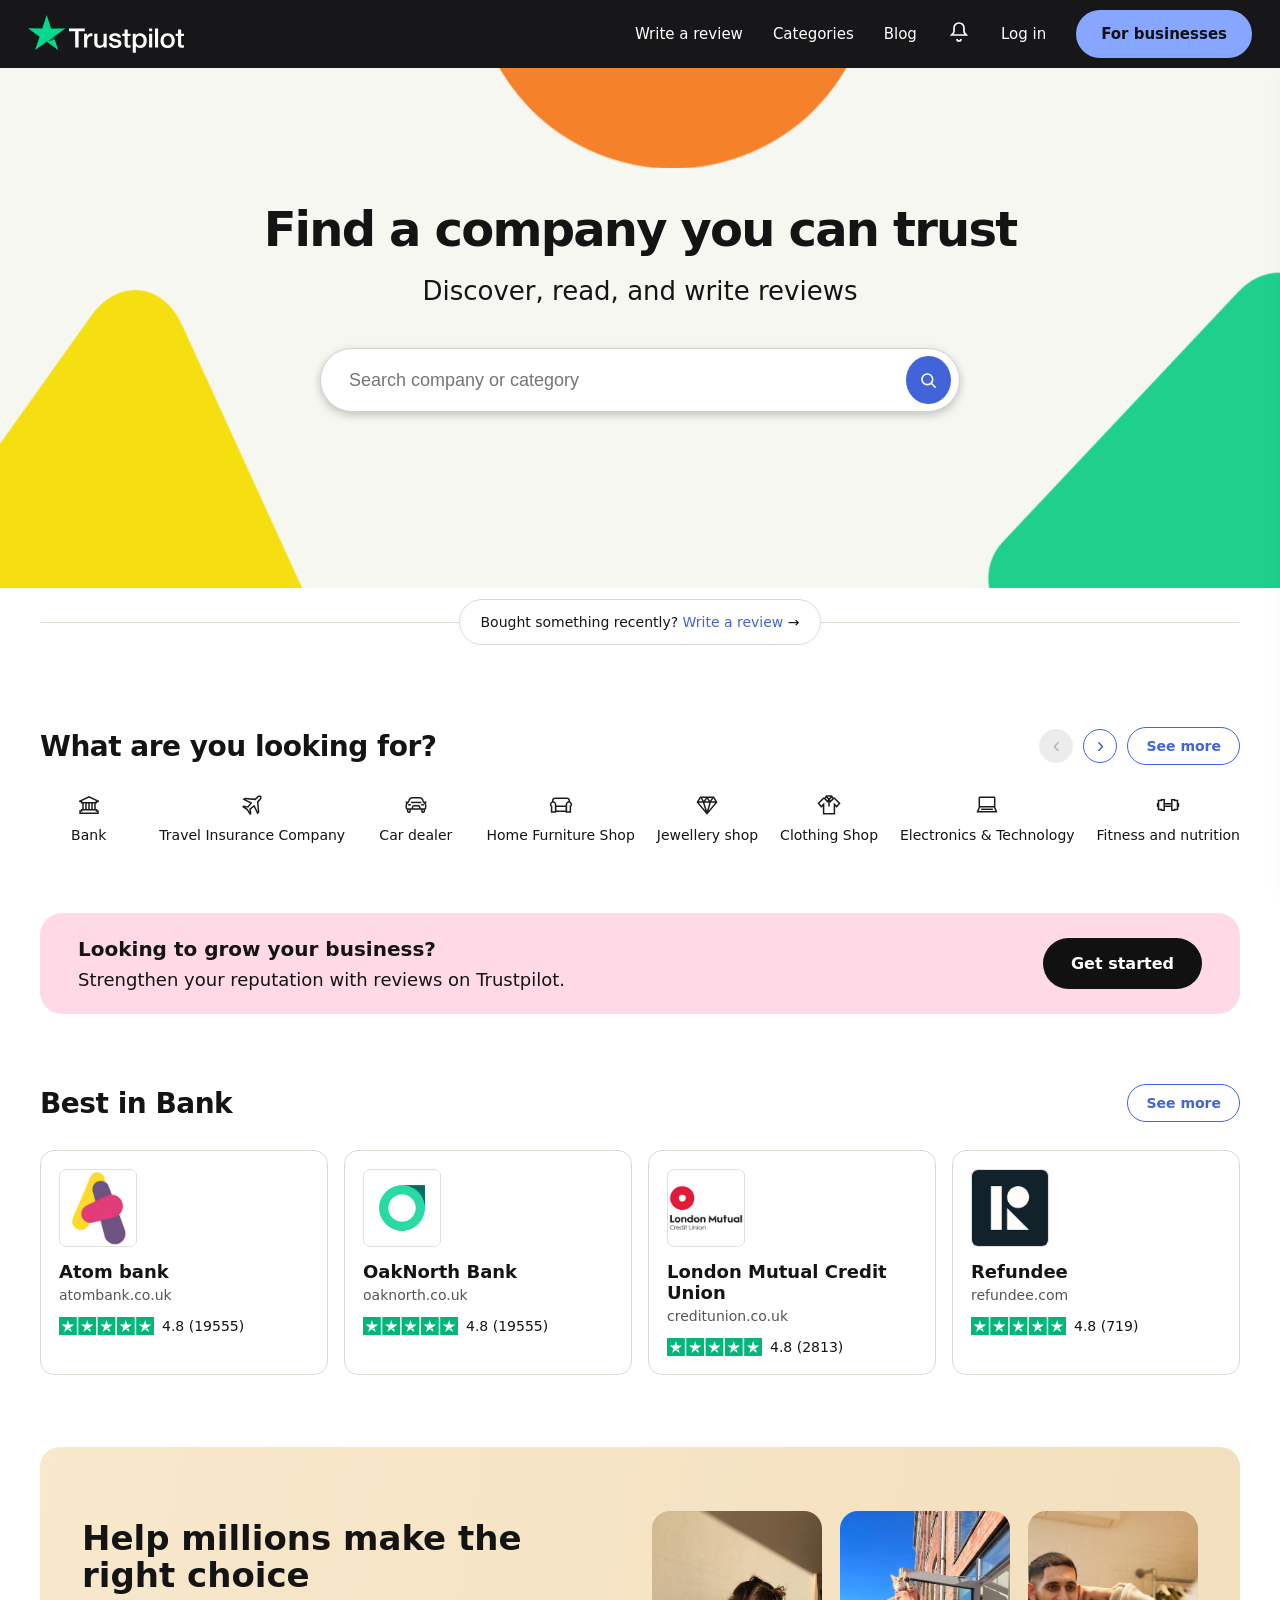
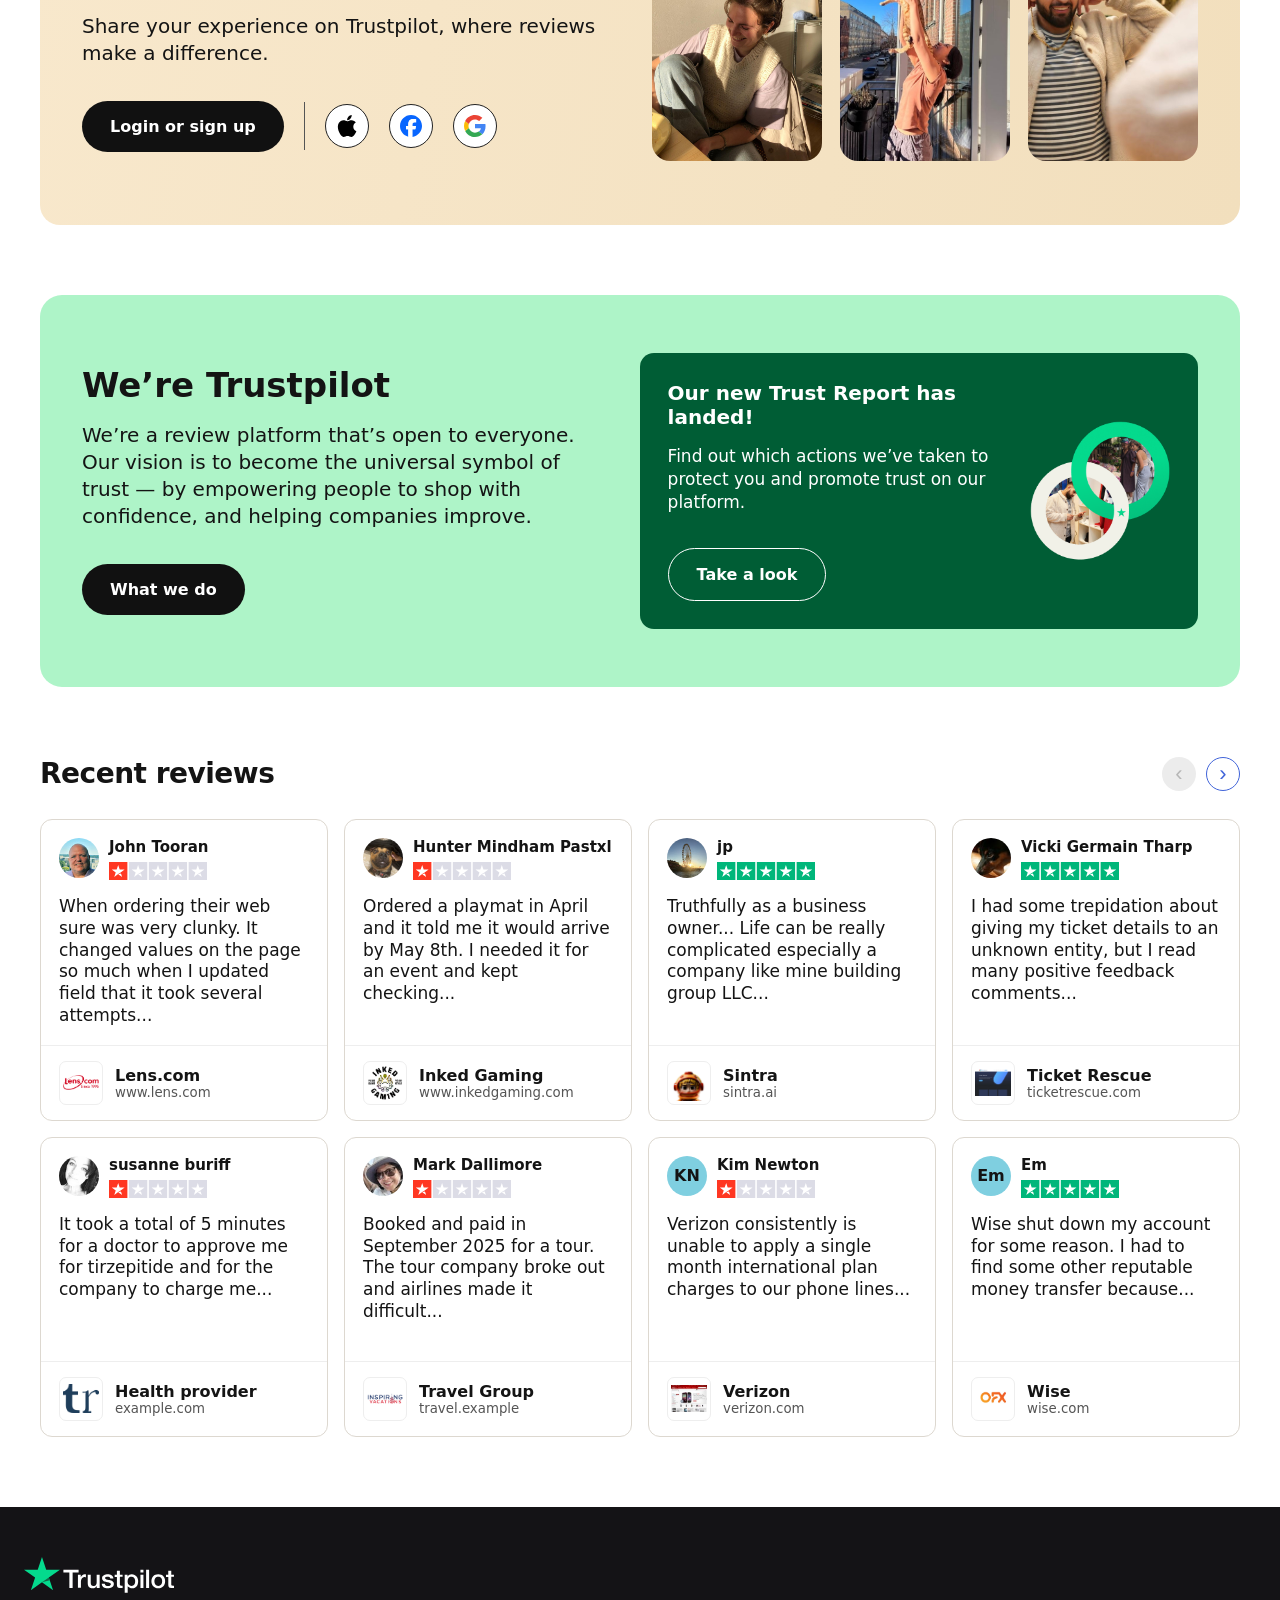
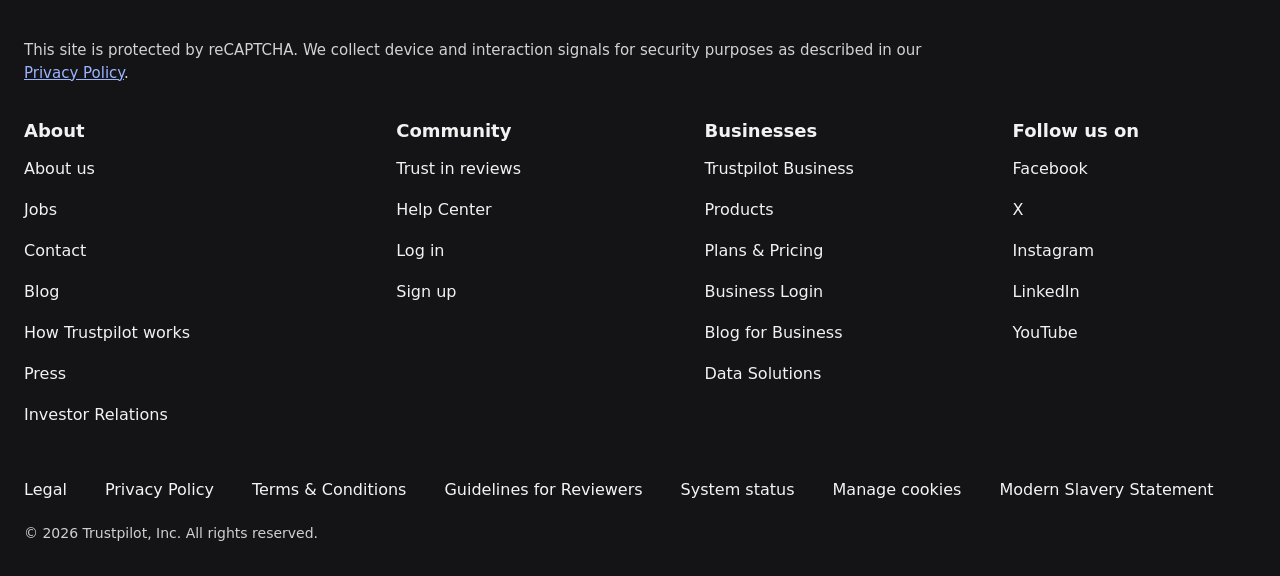
<file: index.html>
<!DOCTYPE html>

<html lang="en-GB">
<head>
<meta charset="utf-8"/>
<meta content="width=device-width, initial-scale=1" name="viewport"/>
<title>Trustpilot | Reviews you can trust</title>
<link href="home.css" rel="stylesheet"/>
</head>
<body>
<div aria-hidden="true" class="search-dim" id="searchDim"></div>
<header class="home-header" id="homeHeader">
<div class="home-nav">
<a aria-label="Trustpilot homepage" class="home-logo" href="index.html">
<img alt="Trustpilot" src="assets/logo-white.svg"/>
</a>
<div class="search-shell header-search-shell">
<label aria-label="Search companies" class="header-search">
<svg aria-hidden="true" viewbox="0 0 24 24"><circle cx="10.5" cy="10.5" r="6.75"></circle><path d="M15.5 15.5l5 5"></path></svg>
<input placeholder="Search for a company or category..." type="search"/>
</label>
<div aria-label="Suggested searches" class="search-suggestions header-suggestions" role="listbox">
<strong>Suggested searches</strong>
<a class="search-target" data-target="review/iprostore.html" href="review/iprostore.html"><svg viewbox="0 0 24 24"><circle cx="10.5" cy="10.5" r="6.75"></circle><path d="M15.5 15.5l5 5"></path></svg><span>iPro</span><small>iproultra.com</small></a>
<a class="suggestion-disabled" href="#"><svg viewbox="0 0 24 24"><circle cx="10.5" cy="10.5" r="6.75"></circle><path d="M15.5 15.5l5 5"></path></svg><span>Hotel in United Kingdom</span></a>
<a class="suggestion-disabled" href="#"><svg viewbox="0 0 24 24"><circle cx="10.5" cy="10.5" r="6.75"></circle><path d="M15.5 15.5l5 5"></path></svg><span>Roofing contractor near me</span></a>
<a class="suggestion-disabled" href="#"><svg viewbox="0 0 24 24"><circle cx="10.5" cy="10.5" r="6.75"></circle><path d="M15.5 15.5l5 5"></path></svg><span>Mortgage broker in Glasgow</span></a>
</div>
</div>
<nav aria-label="Main navigation" class="home-links">
<a href="review.html">Write a review</a>
<a href="#categories">Categories</a>
<a href="#recent">Blog</a>
<a aria-label="Notifications" class="bell" href="#"><svg viewBox="0 0 24 24"><path d="M12 3a5 5 0 0 0-5 5v3.2c0 .8-.3 1.6-.9 2.2L4.7 15h14.6l-1.4-1.6c-.6-.6-.9-1.4-.9-2.2V8a5 5 0 0 0-5-5Z"></path><path d="M10 19a2 2 0 0 0 4 0"></path></svg></a>
<a href="#">Log in</a>
<a class="business-pill" href="#business">For businesses</a>
</nav>
<div class="mobile-actions" aria-label="Mobile header actions">
  <button type="button" class="mobile-bell js-notification-trigger" aria-label="Notifications"><svg viewBox="0 0 24 24"><path d="M12 3a5 5 0 0 0-5 5v3.2c0 .8-.3 1.6-.9 2.2L4.7 15h14.6l-1.4-1.6c-.6-.6-.9-1.4-.9-2.2V8a5 5 0 0 0-5-5Z"></path><path d="M10 19a2 2 0 0 0 4 0"></path></svg></button>
  <button type="button" class="mobile-search-trigger" aria-label="Open search"><svg viewBox="0 0 24 24"><circle cx="10.5" cy="10.5" r="6.75"></circle><path d="M15.5 15.5l5 5"></path></svg></button>
  <button aria-label="Menu" class="mobile-menu" type="button"><span></span><span></span><span></span></button>
</div>
</div>
</header>
<main>
<section class="hero" id="heroSearch">
<div class="shape shape-yellow"></div>
<div class="shape shape-green"></div>
<div class="shape shape-orange"></div>
<div class="hero-inner">
<h1>Find a company you can trust</h1>
<p>Discover, read, and write reviews</p>
<div class="search-shell hero-search-shell">
<label aria-label="Search company or category" class="hero-search">
<input placeholder="Search company or category" type="search"/>
<button aria-label="Search" type="button">
<svg viewbox="0 0 24 24"><circle cx="10.5" cy="10.5" r="6.75"></circle><path d="M15.5 15.5l5 5"></path></svg>
</button>
</label>
<div aria-label="Suggested searches" class="search-suggestions hero-suggestions" role="listbox">
<strong>Suggested searches</strong>
<a class="search-target" data-target="review/iprostore.html" href="review/iprostore.html"><svg viewbox="0 0 24 24"><circle cx="10.5" cy="10.5" r="6.75"></circle><path d="M15.5 15.5l5 5"></path></svg><span>iPro</span><small>iproultra.com</small></a>
<a class="suggestion-disabled" href="#"><svg viewbox="0 0 24 24"><circle cx="10.5" cy="10.5" r="6.75"></circle><path d="M15.5 15.5l5 5"></path></svg><span>Hotel in United Kingdom</span></a>
<a class="suggestion-disabled" href="#"><svg viewbox="0 0 24 24"><circle cx="10.5" cy="10.5" r="6.75"></circle><path d="M15.5 15.5l5 5"></path></svg><span>Roofing contractor near me</span></a>
<a class="suggestion-disabled" href="#"><svg viewbox="0 0 24 24"><circle cx="10.5" cy="10.5" r="6.75"></circle><path d="M15.5 15.5l5 5"></path></svg><span>Mortgage broker in Glasgow</span></a>
</div>
</div>
</div>
</section>
<section class="quick-review">
<div class="line"></div>
<a href="review.html">Bought something recently? <span>Write a review</span> →</a>
</section>
<section class="section categories" id="categories">
<div class="section-head">
<h2>What are you looking for?</h2>
<div class="slider-actions"><button disabled="">‹</button><button>›</button><a href="#">See more</a></div>
</div>
<div class="category-row">
<a href="#"><img alt="" src="assets/categories/banks.svg"/>Bank</a>
<a href="#"><img alt="" src="assets/categories/travel_insurance.svg"/>Travel Insurance Company</a>
<a href="#"><img alt="" src="assets/categories/car_dealer.svg"/>Car dealer</a>
<a href="#"><img alt="" src="assets/categories/furniture_store.svg"/>Home Furniture Shop</a>
<a href="#"><img alt="" src="assets/categories/jewelry_store.svg"/>Jewellery shop</a>
<a href="#"><img alt="" src="assets/categories/clothing_store.svg"/>Clothing Shop</a>
<a href="#"><img alt="" src="assets/categories/electronics_technology.svg"/>Electronics &amp; Technology</a>
<a href="#"><img alt="" src="assets/categories/fitness_nutrition_center.svg"/>Fitness and nutrition</a>
</div>
</section>
<section class="business-strip" id="business">
<div>
<h3>Looking to grow your business?</h3>
<p>Strengthen your reputation with reviews on Trustpilot.</p>
</div>
<a href="#">Get started</a>
</section>
<section class="section best-section">
<div class="section-head">
<h2>Best in Bank</h2>
<a class="see-more" href="#">See more</a>
</div>
<div class="business-cards">
<article class="company-card-home">
<div class="company-mark image-mark"><img src="assets/best-bank/bank-1.avif" alt="Atom bank logo"></div>
<h3>Atom bank</h3>
<p>atombank.co.uk</p>
<div class="card-rating"><img alt="5 stars" src="assets/stars-5.svg"/> <span>4.8 (19555)</span></div>
</article>
<article class="company-card-home">
<div class="company-mark image-mark"><img src="assets/best-bank/bank-2.avif" alt="OakNorth Bank logo"></div>
<h3>OakNorth Bank</h3>
<p>oaknorth.co.uk</p>
<div class="card-rating"><img alt="5 stars" src="assets/stars-5.svg"/> <span>4.8 (19555)</span></div>
</article>
<article class="company-card-home">
<div class="company-mark image-mark"><img src="assets/best-bank/bank-3.avif" alt="London Mutual Credit Union logo"></div>
<h3>London Mutual Credit Union</h3>
<p>creditunion.co.uk</p>
<div class="card-rating"><img alt="5 stars" src="assets/stars-5.svg"/> <span>4.8 (2813)</span></div>
</article>
<article class="company-card-home">
<div class="company-mark image-mark"><img src="assets/best-bank/bank-4.avif" alt="Refundee logo"></div>
<h3>Refundee</h3>
<p>refundee.com</p>
<div class="card-rating"><img alt="5 stars" src="assets/stars-5.svg"/> <span>4.8 (719)</span></div>
</article>
</div>
</section>
<section class="choice-banner">
<div>
<h2>Help millions make the right choice</h2>
<p>Share your experience on Trustpilot, where reviews make a difference.</p>
<div class="login-row">
<a href="#">Login or sign up</a>
<span></span>
<button aria-label="Continue with Google" class="social-btn"><img alt="Google" src="assets/auth-icons/auth-1.svg"/></button>
<button aria-label="Continue with Facebook" class="social-btn"><img alt="Facebook" src="assets/auth-icons/auth-2.svg"/></button>
<button aria-label="Continue with Apple" class="social-btn"><img alt="Apple" src="assets/auth-icons/auth-3.svg"/></button>
</div>
</div>
<div aria-hidden="true" class="photo-stack">
<img alt="" src="assets/choice/choice-1.jpg"/>
<img alt="" src="assets/choice/choice-2.jpg"/>
<img alt="" src="assets/choice/choice-3.jpg"/>
</div>
</section>
<section class="trust-panel">
<div class="trust-copy">
<h2>We’re Trustpilot</h2>
<p>We’re a review platform that’s open to everyone. Our vision is to become the universal symbol of trust — by empowering people to shop with confidence, and helping companies improve.</p>
<a href="#">What we do</a>
</div>
<div class="report-card"><div class="report-card-copy"><h3>Our new Trust Report has landed!</h3><p>Find out which actions we’ve taken to protect you and promote trust on our platform.</p><a href="#">Take a look</a></div><img alt="Trust Report artwork" class="report-art" src="assets/report/trust-report-rings.png"/></div>
</section>
<section class="section recent" id="recent">
<div class="section-head">
<h2>Recent reviews</h2>
<div class="slider-actions"><button disabled="">‹</button><button>›</button></div>
</div>
<div class="recent-grid">
<article><div class="reviewer"><img alt="John Tooran" class="reviewer-photo" src="assets/recent-users/user-1.png"/><div class="reviewer-meta"><b>John Tooran</b><img alt="1 star" class="review-stars" src="assets/stars-1.svg"/></div></div><p>When ordering their web sure was very clunky. It changed values on the page so much when I updated field that it took several attempts...</p><footer><img alt="Lens.com logo" class="mini-logo-img" src="assets/recent-companies/46d2e352000064000500a088-198x149-2x.avif"/><div><b>Lens.com</b><small>www.lens.com</small></div></footer></article>
<article><div class="reviewer"><img alt="Hunter Mindham Pastxl" class="reviewer-photo" src="assets/recent-users/user-2.png"/><div class="reviewer-meta"><b>Hunter Mindham Pastxl</b><img alt="1 star" class="review-stars" src="assets/stars-1.svg"/></div></div><p>Ordered a playmat in April and it told me it would arrive by May 8th. I needed it for an event and kept checking...</p><footer><img alt="Inked Gaming logo" class="mini-logo-img" src="assets/recent-companies/5c7e73cf83942e00013b3415-198x149-2x.avif"/><div><b>Inked Gaming</b><small>www.inkedgaming.com</small></div></footer></article>
<article><div class="reviewer"><img alt="jp" class="reviewer-photo" src="assets/recent-users/user-3.png"/><div class="reviewer-meta"><b>jp</b><img alt="5 stars" class="review-stars" src="assets/stars-5.svg"/></div></div><p>Truthfully as a business owner... Life can be really complicated especially a company like mine building group LLC...</p><footer><img alt="Sintra logo" class="mini-logo-img" src="assets/recent-companies/64d265adc76b8b730c104b17-198x149-2x.avif"/><div><b>Sintra</b><small>sintra.ai</small></div></footer></article>
<article><div class="reviewer"><img alt="Vicki Germain Tharp" class="reviewer-photo" src="assets/recent-users/user-4.png"/><div class="reviewer-meta"><b>Vicki Germain Tharp</b><img alt="5 stars" class="review-stars" src="assets/stars-5.svg"/></div></div><p>I had some trepidation about giving my ticket details to an unknown entity, but I read many positive feedback comments...</p><footer><img alt="Ticket Rescue logo" class="mini-logo-img" src="assets/recent-companies/6376b0d60a59f8326d35dc3f-198x149-2x.avif"/><div><b>Ticket Rescue</b><small>ticketrescue.com</small></div></footer></article>
<article><div class="reviewer"><img alt="susanne buriff" class="reviewer-photo" src="assets/recent-users/user-5.png"/><div class="reviewer-meta"><b>susanne buriff</b><img alt="1 star" class="review-stars" src="assets/stars-1.svg"/></div></div><p>It took a total of 5 minutes for a doctor to approve me for tirzepitide and for the company to charge me...</p><footer><img alt="Health provider logo" class="mini-logo-img" src="assets/recent-companies/66c514372281d804ef70fcb1-198x149-2x.avif"/><div><b>Health provider</b><small>example.com</small></div></footer></article>
<article><div class="reviewer"><img alt="Mark Dallimore" class="reviewer-photo" src="assets/recent-users/user-6.png"/><div class="reviewer-meta"><b>Mark Dallimore</b><img alt="1 star" class="review-stars" src="assets/stars-1.svg"/></div></div><p>Booked and paid in September 2025 for a tour. The tour company broke out and airlines made it difficult...</p><footer><img alt="Travel Group logo" class="mini-logo-img" src="assets/recent-companies/5afa61d0d023330001a0b921-198x149-2x.avif"/><div><b>Travel Group</b><small>travel.example</small></div></footer></article>
<article><div class="reviewer"><span>KN</span><div class="reviewer-meta"><b>Kim Newton</b><img alt="1 star" class="review-stars" src="assets/stars-1.svg"/></div></div><p>Verizon consistently is unable to apply a single month international plan charges to our phone lines...</p><footer><img alt="Verizon logo" class="mini-logo-img" src="assets/recent-companies/4707848e000064000501d81b-198x149-2x.avif"/><div><b>Verizon</b><small>verizon.com</small></div></footer></article>
<article><div class="reviewer"><span>Em</span><div class="reviewer-meta"><b>Em</b><img alt="5 stars" class="review-stars" src="assets/stars-5.svg"/></div></div><p>Wise shut down my account for some reason. I had to find some other reputable money transfer because...</p><footer><img alt="Wise logo" class="mini-logo-img" src="assets/recent-companies/56444bd10000ff000585701c-198x149-2x.avif"/><div><b>Wise</b><small>wise.com</small></div></footer></article>
</div>
</section>
</main>
<footer class="site-footer">
<div class="footer-shell">
<div class="footer-brand-row">
<a aria-label="Trustpilot homepage" class="footer-brand" href="index.html">
<img alt="Trustpilot" class="footer-logo" src="assets/logo-white.svg">
</img></a>
</div>
<p class="footer-notice">This site is protected by reCAPTCHA. We collect device and interaction signals for security purposes as described in our <a href="#">Privacy Policy</a>.</p>
<div class="footer-grid">
<div>
<h4>About</h4>
<a href="#">About us</a>
<a href="#">Jobs</a>
<a href="#">Contact</a>
<a href="#">Blog</a>
<a href="#">How Trustpilot works</a>
<a href="#">Press</a>
<a href="#">Investor Relations</a>
</div>
<div>
<h4>Community</h4>
<a href="#">Trust in reviews</a>
<a href="#">Help Center</a>
<a href="#">Log in</a>
<a href="#">Sign up</a>
</div>
<div>
<h4>Businesses</h4>
<a href="#">Trustpilot Business</a>
<a href="#">Products</a>
<a href="#">Plans &amp; Pricing</a>
<a href="#">Business Login</a>
<a href="#">Blog for Business</a>
<a href="#">Data Solutions</a>
</div>
<div>
<h4>Follow us on</h4>
<a href="#">Facebook</a>
<a href="#">X</a>
<a href="#">Instagram</a>
<a href="#">LinkedIn</a>
<a href="#">YouTube</a>
</div>
</div>
<div class="footer-legal-links">
<a href="#">Legal</a>
<a href="#">Privacy Policy</a>
<a href="#">Terms &amp; Conditions</a>
<a href="#">Guidelines for Reviewers</a>
<a href="#">System status</a>
<a href="#">Manage cookies</a>
<a href="#">Modern Slavery Statement</a>
</div>
<small>© 2026 Trustpilot, Inc. All rights reserved.</small>
</div>
</footer>



  <div class="mobile-menu-overlay" aria-hidden="true"></div>
  <aside class="mobile-side-menu" aria-hidden="true" role="dialog" aria-label="Menu">
    <div class="mobile-menu-inner">
      <a class="menu-business-pill" href="#business">For businesses</a>
      <div class="menu-divider"></div>
      <a class="menu-login" href="#">Log in <span>→</span></a>
      <nav class="mobile-side-links" aria-label="Mobile site navigation">
        <a href="review.html">Write a review</a>
        <a href="#categories">Categories</a>
        <a href="#recent">Blog</a>
      </nav>
    </div>
  </aside>

  <div class="mobile-search-overlay" aria-hidden="true">
    <div class="mobile-search-head">
      <button type="button" class="mobile-search-icon" aria-label="Search">
        <svg viewBox="0 0 24 24"><circle cx="10.5" cy="10.5" r="6.75"></circle><path d="M15.5 15.5l5 5"></path></svg>
      </button>
      <input type="search" class="mobile-search-input" placeholder="Search for a company or category..." />
      <button type="button" class="mobile-search-close" aria-label="Close search">×</button>
    </div>
    <div class="mobile-search-body">
      <strong>Suggested searches</strong>
      <a class="search-target" data-target="review/iprostore.html" href="review/iprostore.html"><svg viewBox="0 0 24 24"><circle cx="10.5" cy="10.5" r="6.75"></circle><path d="M15.5 15.5l5 5"></path></svg><span>iPro</span><small>iproultra.com</small></a>
      <a class="suggestion-disabled" href="#"><svg viewBox="0 0 24 24"><circle cx="10.5" cy="10.5" r="6.75"></circle><path d="M15.5 15.5l5 5"></path></svg><span>Hotel in United Kingdom</span></a>
      <a class="suggestion-disabled" href="#"><svg viewBox="0 0 24 24"><circle cx="10.5" cy="10.5" r="6.75"></circle><path d="M15.5 15.5l5 5"></path></svg><span>Roofing contractor near me</span></a>
      <a class="suggestion-disabled" href="#"><svg viewBox="0 0 24 24"><circle cx="10.5" cy="10.5" r="6.75"></circle><path d="M15.5 15.5l5 5"></path></svg><span>Mortgage broker in Glasgow</span></a>
      <a class="suggestion-disabled" href="#"><svg viewBox="0 0 24 24"><circle cx="10.5" cy="10.5" r="6.75"></circle><path d="M15.5 15.5l5 5"></path></svg><span>Best fitness and nutrition service</span></a>
      <a class="suggestion-disabled" href="#"><svg viewBox="0 0 24 24"><circle cx="10.5" cy="10.5" r="6.75"></circle><path d="M15.5 15.5l5 5"></path></svg><span>Insurance agency in Birmingham</span></a>
    </div>
  </div>

    <div class="tp-loading" aria-hidden="true">
    <div class="tp-loading-card" role="status" aria-live="polite">
      <div class="tp-spinner" aria-hidden="true"></div>
      <strong class="tp-loading-title">Verifying your connection<span class="tp-dots" aria-hidden="true"><span>.</span><span>.</span><span>.</span></span></strong>
      <p class="tp-loading-text">Please wait while we verify your browser.</p>
    </div>
  </div>

  <div class="notif-overlay" aria-hidden="true"></div>
  <aside class="notif-panel" aria-hidden="true" role="dialog" aria-label="Notifications">
    <div class="notif-head">
      <h2>Notifications</h2>
      <button type="button" class="notif-close" aria-label="Close notifications">×</button>
    </div>
    <div class="notif-body">
      <div class="notif-icon">
        <svg viewBox="0 0 24 24" aria-hidden="true"><path d="M12 3a5 5 0 0 0-5 5v3.2c0 .8-.3 1.6-.9 2.2L4.7 15h14.6l-1.4-1.6c-.6-.6-.9-1.4-.9-2.2V8a5 5 0 0 0-5-5Z"></path><path d="M10 19a2 2 0 0 0 4 0"></path></svg>
      </div>
      <h3>Log in to see your review<br>invites and more</h3>
      <button type="button" class="notif-login">Log in</button>
    </div>
  </aside>

<script src="home.js"></script>
</body>
</html>
</file>
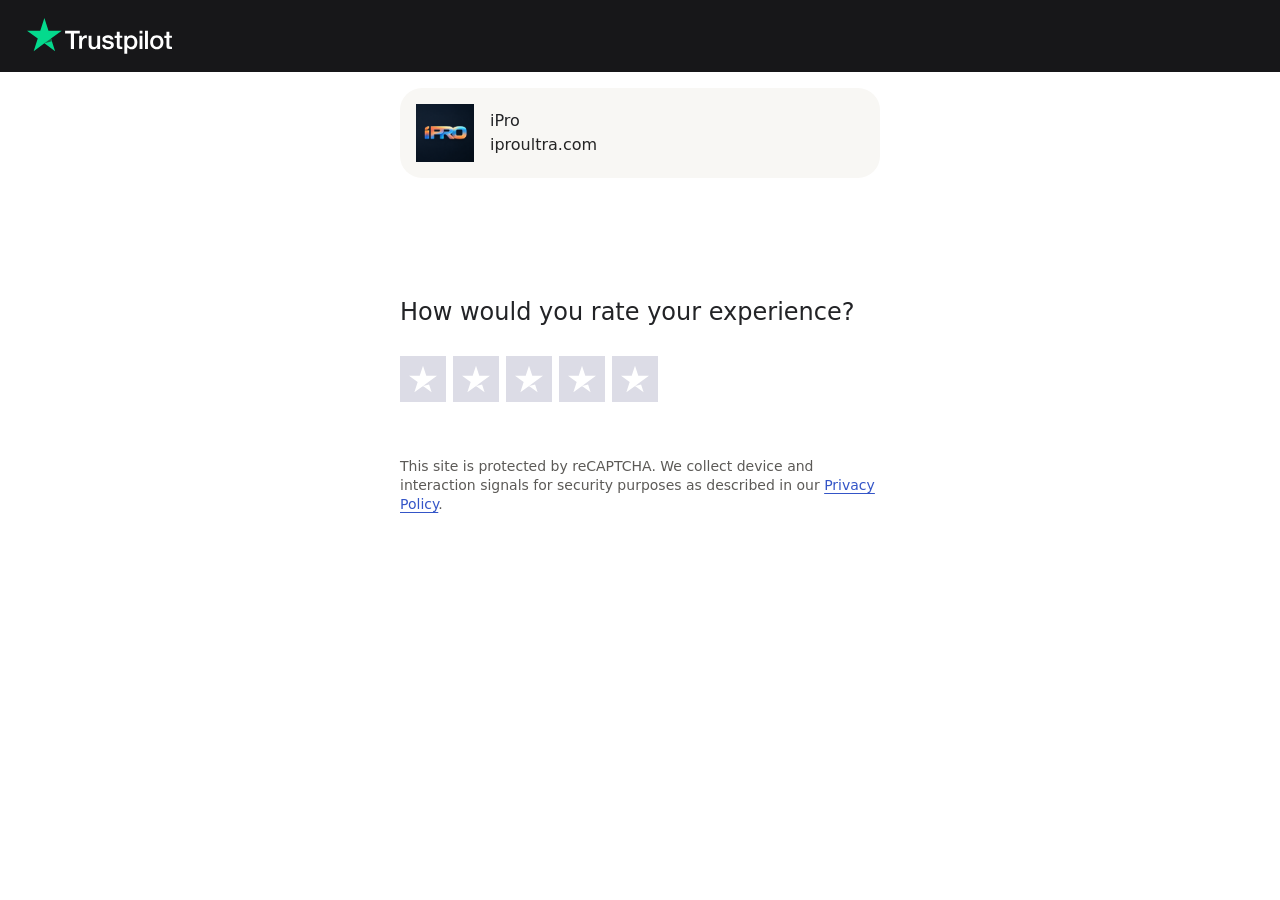
<file: review.html>
<!doctype html>
<html lang="en-GB">
<head>
  <meta charset="UTF-8" />
  <meta name="viewport" content="width=device-width, initial-scale=1" />
  <title>Write a review | iPro</title>
  <style>
    @font-face {
      font-display: swap;
      font-family: Trustpilot Sans, Arial, sans-serif;
      font-style: normal;
      font-weight: 300;
      src: url(https://cdn.trustpilot.net/brand-assets/5.3.0/fonts/Trustpilot-Sans.woff2) format("woff2"), url(https://cdn.trustpilot.net/brand-assets/5.3.0/fonts/Trustpilot-Sans.woff) format("woff");
    }
    :root{
      --text:#222326;
      --muted:#5f5a55;
      --blue:#3455c7;
      --green:#04da8d;
      --border:#2d2d2d;
      --soft:#f8f7f4;
      --soft2:#f5f3ef;
      --grey:#dcdce6;
      --red:#ff3722;
      --orange:#ff8622;
      --yellow:#ffce00;
    }
    *{box-sizing:border-box}
    body{
      margin:0;
      font-family:"Trustpilot Sans", Inter, system-ui, -apple-system, BlinkMacSystemFont, "Segoe UI", sans-serif;
      color:var(--text);
      background:#fff;
      
    }
    a{color:var(--blue);text-decoration:underline;text-underline-offset:3px}
    .review-header{
      background:#171719;
      height:122px;
      display:flex;
      align-items:center;
      padding:0 27px;
    }
    .review-brand{display:inline-flex;align-items:center;gap:9px;color:#fff;text-decoration:none;font-weight:500;font-size:40px;letter-spacing:-1px}
    .review-brand svg{width:55px;height:55px;fill:#00b67a;flex:none}
    .page{max-width: 512px;;margin:0 auto;padding:15px}
    .company-card{
      background:var(--soft);
      border-radius:22px;
      min-height:121px;
      display:flex;
      align-items:center;
      gap:28px;
      padding:26px 28px;
      margin-bottom:56px;
    }
    .logo{
      max-width: 300px;
      max-height: 50px;
    }
    .company-logo{width:96px;height:96px;display:block;object-fit:cover;flex:none;background:#041f47}
    .company-card strong{display:block;font-size:28px;line-height:1.1;font-weight:500;margin-bottom:5px}
    .company-card span{font-size:30px;line-height:1.15;color:#252525}
    .rate-step{margin-top:183px}
    .rate-step h1{font-size:24px;line-height:1.18;margin:0 0 30px;font-weight:500;max-width:520px; text-wrap-style: pretty;}
    .star-selector,.chosen-stars{display:flex;gap:7px;align-items:center}
    .star-btn{
      width:96px;height:96px;border:0;padding:0;margin:0;background:var(--grey);cursor:pointer;display:grid;place-items:center;border-radius:0;transition:background .12s ease, transform .12s ease;
    }
    .star-btn:hover{transform:translateY(-1px)}
    .star-btn svg{width:72px;height:72px;fill:#fff}
    .star-selector[data-hover="1"] .star-btn:nth-child(-n+1){background:var(--red)}
    .star-selector[data-hover="2"] .star-btn:nth-child(-n+2){background:var(--orange)}
    .star-selector[data-hover="3"] .star-btn:nth-child(-n+3){background:var(--yellow)}
    .star-selector[data-hover="4"] .star-btn:nth-child(-n+4){background:#00b67a}
    .star-selector[data-hover="5"] .star-btn:nth-child(-n+5){background:#00b67a}
    .captcha-intro{font-size:30px;line-height:1.35;color:#5c5a57;margin-top:78px;max-width:630px}
    .form-step{display:none;margin-top:58px}
    .form-step.is-visible{display:block}
    .selected-rating-img{width:369px;height:auto;display:block;margin-bottom:58px}
    .field-block{margin-bottom:32px}
    .field-label{font-size:28px;line-height:1.2;font-weight:400;margin-bottom:14px;display:flex;align-items:center;gap:4px;white-space:nowrap}
    .tip-icon{font-size:28px;color:var(--blue);font-weight:300}.tip-link{font-size:24px;font-weight:500;white-space:nowrap}
    textarea,input[type="text"],input[type="date"]{
      width:100%;border:1.5px solid #333;border-radius:4px;background:#fff;color:#222;font:inherit;font-size:26px;line-height:1.45;outline:none;
    }
    textarea{height:316px;resize:vertical;padding:17px 28px}
    textarea::placeholder,input::placeholder{color:#a7a7a7;font-weight:500;opacity:1}
    input[type="text"],input[type="date"]{min-height:52px;padding:0 18px; max-width: -webkit-fill-available}
    .mention-box{background:var(--soft2);border-radius:20px;padding:20px 28px 22px;margin-top:3px}
    .mention-title{font-size:21px;font-weight:500;color:#5f5a55;margin-bottom:13px}
    .chips{display:flex;gap:8px;flex-wrap:wrap}.chip{border:1px solid #d8d4ce;border-radius:4px;background:#fff;font-size:21px;padding:5px 14px;color:#222;font-weight:400}
    .guidelines{display:inline-block;font-size:24px;font-weight:500;margin:0 0 54px}
    .date-label{display:flex;align-items:center;gap:6px}.info-dot{width:17px;height:17px;border:1.8px solid #777;border-radius:50%;display:inline-grid;place-items:center;font-size:12px;color:#666;font-weight:500;line-height:1}
    .date-wrap{position:relative}.date-wrap input{color:black}.date-wrap svg{position:absolute;right:25px;top:50%;transform:translateY(-50%);width:28px;height:28px;stroke:#465bb0;fill:none;stroke-width:1.8;pointer-events:none}
    .notice-card{display:flex;align-items:center;gap:22px;background:#fbfaf5;border:1px solid #d7d2cb;border-radius:12px;padding:10px;margin:54px 0 58px;font-size:25px;line-height:1.25;font-weight:500}
    .notice-card .shield{width:48px;height:48px;flex:none;filter:drop-shadow(0 5px 12px rgba(57,108,210,.25))}
    .confirm-row{display:grid;grid-template-columns:43px 1fr;gap:1px !important;align-items:start;margin-bottom:70px;font-size:24px;line-height:1.25;font-weight:500}
    .confirm-row input{appearance:none;width:41px;height:41px;border:1.8px solid #333;border-radius:5px;background:#fff;margin:0}.confirm-row input:checked{background:var(--blue);box-shadow:inset 0 0 0 8px #fff}
    .captcha-final{font-size:23px;line-height:1.4;color:#5c5a57;margin-bottom:18px}
    .submit-row{margin-top:24px}.submit-btn{width:100%;height:56px;border:0;border-radius:999px;background:#3455c7;color:#fff;font-size:18px;font-weight:500;cursor:pointer}.submit-btn:hover{background:#2544b7}
    
@media (min-width:20px){
.confirm-row input{appearance:none;width:25px;height:25px;border:1px solid;border-radius:5px;background:#fff;margin:0}
.selected-rating-img{width:219px;max-width:100%;margin-bottom:30px}
.captcha-intro{font-size:14px;margin-top:55px}
.field-label{font-size:16px}
.tip-link,.notice-card,.guidelines{font-size:14px}
textarea{font-size:16px!important;padding:10px;height:216px;border:1px solid}
textarea,input[type=text],input[type=date]{font-size:16px}
.review-header{height:72px;padding:0 27px}
.review-brand{font-size:22px}
.review-brand svg{width:33px;height:33px}
.page{padding:16px!important}
.company-card{min-height:1px;margin-bottom:30px;padding:16px;gap:16px}
.company-logo{width:58px;height:58px}
.company-card strong{font-size:16px}
.company-card span{font-size:16px}
.rate-step{margin-top:120px}
.rate-step h1{font-size:24px}
.star-btn{width:46px;height:46px}
.star-btn svg{width:40px;height:40px}
.form-step{margin-top:40px}
.confirm-row,.captcha-final,.chip,.mention-title{font-size:13px}
.chip{border:1px solid #d8d4ce;border-radius:4px;background:transparent;padding:5px;color:#222;font-weight:400}
.mention-box{background:var(--soft2);border-radius:20px;padding:15px;margin-top:3px}
.mention-title{font-weight:500;color:#5f5a55;margin-bottom:13px}
.guidelines{display:inline-block;font-weight:500;margin:0 0 54px}
}
    .review-brand{display:inline-flex;align-items:center;gap:9px;color:#fff;text-decoration:none;font-weight:500;font-size:40px;letter-spacing:-1px}
.review-brand svg{width:55px;height:55px;fill:#00b67a;flex:none}
    .review-brand{
  display:inline-flex;
  align-items:center;
  color:#fff;
  text-decoration:none;
}

.review-logo{
  display:block;
  width:170px;
  height:auto;
}
    .review-logo{
  width:145px;
}
    font-family: Trustpilot Sans, Arial, sans-serif;
  
.review-logo{display:block;width:170px;height:auto}
@media (min-width:20px){.review-logo{width:145px}}

    /* Task update: delayed auth/date/submit flow */
    .hidden{display:none!important}
    .auth-step{margin:34px 0 28px}
    .auth-heading{font-size:24px;line-height:1.15;font-weight:500;margin:0 0 12px;color:#222326}
    .auth-subheading{font-size:18px;line-height:1.4;color:#5c5a57;margin:0 0 20px}
    .auth-btn{width:90%;min-height:42px;border-radius:999px;border:1px solid #d9dfef;display:flex;align-items:center;justify-content:center;gap:12px;padding:0 18px;margin:0 auto 12px;font:inherit;font-size:16px;font-weight:500;cursor:pointer;transition:transform .12s ease,filter .12s ease}
    .auth-btn:hover{transform:translateY(-1px);filter:brightness(.98)}
    .auth-btn img{width:24px;height:24px;object-fit:contain;flex:none}
    .auth-btn-google{background:#edf2ff;color:#343434;border:1px solid #d8e0f4}
    .auth-btn-facebook{background:#1877f2;color:#fff;border:none;font-weight:700}
    .auth-btn-facebook img{background:#fff;border-radius:50%;padding:2px}
    .auth-btn-apple{background:#000;color:#fff;border:none}
    .auth-btn-apple img{filter:invert(1)}
    .auth-email-link{width:90%;background:transparent;border:0;padding:8px 0 0;color:#3455c7;text-decoration:underline;text-underline-offset:3px;font:inherit;font-size:18px;cursor:pointer;display:block;margin:0 auto}
    .continue-email-btn{width:90%;min-height:42px;border:0;border-radius:999px;background:#3455c7;color:#fff;font:inherit;font-size:16px;font-weight:500;cursor:pointer;margin:14px auto 0;display:flex;align-items:center;justify-content:center}
    .error-text{color:#c62828;font-size:14px;margin:8px 0 0}
    .review-complete-message{background:#eef6f1;border:1px solid #b7dfc4;border-radius:12px;color:#143d25;font-size:15px;line-height:1.4;margin-top:16px;padding:14px 16px}

    /* Final UI polish: tick checkbox, dark submit, auth verifying state */
    .confirm-row input{
      appearance:none;
      -webkit-appearance:none;
      width:41px;
      height:41px;
      border:2px solid #3f5fd0;
      border-radius:7px;
      background:#fff;
      margin:0;
      display:inline-block;
      background-repeat:no-repeat;
      background-position:center;
      background-size:72%;
    }
    .confirm-row input:checked{
      background-color:#eef3ff;
      border-color:#3f5fd0;
      box-shadow:none;
      background-image:url("data:image/svg+xml,%3Csvg xmlns='http://www.w3.org/2000/svg' viewBox='0 0 32 32'%3E%3Cpath fill='none' stroke='%233f5fd0' stroke-width='4' stroke-linecap='round' stroke-linejoin='round' d='M7 16.5l6 6L25 9.5'/%3E%3C/svg%3E");
    }
    .submit-btn{
      width:100%;
      min-height:64px;
      border:0;
      border-radius:999px;
      background:#4f514d;
      color:#fff;
      font-size:20px;
      font-weight:700;
      cursor:pointer;
    }
    .submit-btn:hover{background:#3f413e}
    .auth-btn.is-verifying{opacity:.82;pointer-events:none}
    .auth-btn:disabled,.continue-email-btn:disabled{cursor:not-allowed;opacity:.72}
    @media (min-width:20px){
      .confirm-row input{width:32px;height:32px;border-radius:7px}
      .submit-btn{min-height:56px;font-size:18px}
    }

</style>
<header class="review-header">
  <a class="review-brand" href="index.html" aria-label="Trustpilot homepage">
    <img class="review-logo" src="./assets/logo-white.svg" alt="Trustpilot" />
  </a>
</header>

  <main class="page">
    <section class="company-card" aria-label="Company being reviewed">
      <img class="company-logo" src="assets/ipro-logo.png" alt="iPro" />
      <div><strong>iPro</strong><span>iproultra.com</span></div>
    </section>

    <section id="rateStep" class="rate-step">
      <h1>How would you rate your experience?</h1>
      <div class="star-selector" id="starSelector" aria-label="Choose rating">
        <button class="star-btn" data-rating="1" aria-label="1 star" type="button"><svg viewBox="0 0 96 96"><path d="M48,64.7 L62.6,61 L68.7,79.8 L48,64.7 Z M81.6,40.4 L55.9,40.4 L48,16.2 L40.1,40.4 L14.4,40.4 L35.2,55.4 L27.3,79.6 L48.1,64.6 L60.9,55.4 L81.6,40.4 Z"/></svg></button>
        <button class="star-btn" data-rating="2" aria-label="2 stars" type="button"><svg viewBox="0 0 96 96"><path d="M48,64.7 L62.6,61 L68.7,79.8 L48,64.7 Z M81.6,40.4 L55.9,40.4 L48,16.2 L40.1,40.4 L14.4,40.4 L35.2,55.4 L27.3,79.6 L48.1,64.6 L60.9,55.4 L81.6,40.4 Z"/></svg></button>
        <button class="star-btn" data-rating="3" aria-label="3 stars" type="button"><svg viewBox="0 0 96 96"><path d="M48,64.7 L62.6,61 L68.7,79.8 L48,64.7 Z M81.6,40.4 L55.9,40.4 L48,16.2 L40.1,40.4 L14.4,40.4 L35.2,55.4 L27.3,79.6 L48.1,64.6 L60.9,55.4 L81.6,40.4 Z"/></svg></button>
        <button class="star-btn" data-rating="4" aria-label="4 stars" type="button"><svg viewBox="0 0 96 96"><path d="M48,64.7 L62.6,61 L68.7,79.8 L48,64.7 Z M81.6,40.4 L55.9,40.4 L48,16.2 L40.1,40.4 L14.4,40.4 L35.2,55.4 L27.3,79.6 L48.1,64.6 L60.9,55.4 L81.6,40.4 Z"/></svg></button>
        <button class="star-btn" data-rating="5" aria-label="5 stars" type="button"><svg viewBox="0 0 96 96"><path d="M48,64.7 L62.6,61 L68.7,79.8 L48,64.7 Z M81.6,40.4 L55.9,40.4 L48,16.2 L40.1,40.4 L14.4,40.4 L35.2,55.4 L27.3,79.6 L48.1,64.6 L60.9,55.4 L81.6,40.4 Z"/></svg></button>
      </div>
      <p class="captcha-intro">This site is protected by reCAPTCHA. We collect device and interaction signals for security purposes as described in our <a href="#">Privacy Policy</a>.</p>
    </section>

    <section id="formStep" class="form-step" aria-live="polite">
      <img id="selectedStars" class="selected-rating-img" src="assets/stars-3.svg" alt="Selected rating" />
      <form>
        <div class="field-block">
          <label class="field-label" for="experienceText">Tell us more about your experience <a class="tip-link" href="#">Want a tip?</a></label>
          <textarea id="experienceText" placeholder="What went wrong this time? How can this company improve? Remember to be honest, helpful, and constructive!"></textarea>
          <div class="mention-box">
            <div class="mention-title">Other people mention</div>
            <div class="chips"><span class="chip">Order</span><span class="chip">Product</span><span class="chip">Delivery service</span></div>
          </div>
        </div>

        <a class="guidelines" href="#">Read our Guidelines for Reviewers</a>

        <div class="field-block">
          <label class="field-label" for="reviewTitle">Give your review a title</label>
          <input id="reviewTitle" type="text" placeholder="What's important for people to know?" />
        </div>

        <div id="dateStep" class="field-block">
          <label class="field-label date-label" for="experienceDate">Date of experience <span class="info-dot">i</span></label>
          <div class="date-wrap">
            <input id="experienceDate" type="date" required />
          </div>
        </div>

        <div class="notice-card">
          <svg class="shield" viewBox="0 0 24 24"><path d="M12 2 4.5 5v6.2c0 4.5 3.2 8.6 7.5 9.8 4.3-1.2 7.5-5.3 7.5-9.8V5z" fill="#7da6ff" stroke="#4468cf"/><path d="m12 7 1.7 3.4 3.8.5-2.8 2.7.7 3.8-3.4-1.8-3.4 1.8.7-3.8-2.8-2.7 3.8-.5z" fill="#111"/></svg>
          <div>Trustpilot doesn’t allow companies to offer payments or benefits in exchange for leaving a review. <a href="#">Learn about incentives.</a></div>
        </div>

        <label class="confirm-row">
          <input id="confirmExperience" type="checkbox" required />
          <span>By submitting this review, you confirm it’s <a href="#">based on a genuine experience</a> and you haven’t received an incentive to write it.</span>
        </label>

        <div id="authStep" class="auth-step hidden" aria-live="polite">
          <h2 class="auth-heading">Just one last step</h2>
          <p class="auth-subheading">It’s your story to tell—continue to submit.</p>

          <button type="button" class="auth-btn auth-btn-google" id="googleBtn">
            <img src="assets/auth-icons/auth-3.svg" alt="" aria-hidden="true" />
            <span>Continue with Google</span>
          </button>

          <button type="button" class="auth-btn auth-btn-facebook" id="facebookBtn">
            <img src="assets/auth-icons/auth-2.svg" alt="" aria-hidden="true" />
            <span>Continue with Facebook</span>
          </button>

          <button type="button" class="auth-btn auth-btn-apple" id="appleBtn">
            <img src="assets/auth-icons/auth-1.svg" alt="" aria-hidden="true" />
            <span>Continue with Apple</span>
          </button>

          <button type="button" class="auth-email-link" id="emailChoiceBtn">Continue with email</button>
        </div>

        <div id="emailStep" class="field-block hidden" aria-live="polite">
          <label class="field-label" for="signInEmail">Email</label>
          <input id="signInEmail" type="email" placeholder="Enter your email" autocomplete="email" />
          <p id="emailError" class="error-text hidden">Please enter a valid email address.</p>
          <button type="button" class="continue-email-btn" id="continueEmailBtn">Continue with email</button>
        </div>

        <p class="captcha-final">This site is protected by reCAPTCHA. We collect device and interaction signals for security purposes as described in our <a href="#">Privacy Policy</a>.</p>
        <div id="submitRow" class="submit-row hidden"><button class="submit-btn" type="submit">Submit review</button></div>
        <div id="completeMessage" class="review-complete-message hidden">Thank you. Your feedback is ready to be submitted.</div>
      </form>
    </section>
  </main>

  <script>
    const selector = document.getElementById('starSelector');
    const buttons = Array.from(selector.querySelectorAll('.star-btn'));
    const rateStep = document.getElementById('rateStep');
    const formStep = document.getElementById('formStep');
    const selectedStars = document.getElementById('selectedStars');
    const experienceText = document.getElementById('experienceText');
    const reviewTitle = document.getElementById('reviewTitle');
    let titleWasEditedManually = false;

    const authStep = document.getElementById('authStep');
    const emailStep = document.getElementById('emailStep');
    const dateStep = document.getElementById('dateStep');
    const submitRow = document.getElementById('submitRow');
    const completeMessage = document.getElementById('completeMessage');

    const googleBtn = document.getElementById('googleBtn');
    const facebookBtn = document.getElementById('facebookBtn');
    const appleBtn = document.getElementById('appleBtn');
    const socialAuthButtons = [googleBtn, facebookBtn, appleBtn];
    const emailChoiceBtn = document.getElementById('emailChoiceBtn');

    const signInEmail = document.getElementById('signInEmail');
    const continueEmailBtn = document.getElementById('continueEmailBtn');
    const emailError = document.getElementById('emailError');
    const experienceDate = document.getElementById('experienceDate');
    const confirmExperience = document.getElementById('confirmExperience');
    const form = document.querySelector('form');

    function hasTrustedSession() {
      return localStorage.getItem('iproAuthVerified') === 'true' ||
        localStorage.getItem('iproReviewMade') === 'true' ||
        Boolean(localStorage.getItem('iproPendingReview'));
    }

    const state = {
      rating: null,
      reviewFilled: false,
      confirmed: false,
      authMethod: null,
      authVerified: hasTrustedSession(),
      emailVerified: false,
      authLoading: false
    };

    function isValidEmail(email) {
      return /^[^\s@]+@[^\s@]+\.[^\s@]+$/.test(email.trim());
    }

    function hideSubmitResult() {
      completeMessage.classList.add('hidden');
    }

    function resetAuthButtonLabels() {
      googleBtn.querySelector('span').textContent = 'Continue with Google';
      facebookBtn.querySelector('span').textContent = 'Continue with Facebook';
      appleBtn.querySelector('span').textContent = 'Continue with Apple';
      socialAuthButtons.forEach(btn => {
        btn.disabled = false;
        btn.classList.remove('is-verifying');
      });
    }

    function resetAuthAndSubmit() {
      state.authMethod = null;
      state.authVerified = hasTrustedSession();
      state.emailVerified = hasTrustedSession();
      state.authLoading = false;
      signInEmail.value = '';
      emailError.classList.add('hidden');
      emailStep.classList.add('hidden');
      submitRow.classList.add('hidden');
      resetAuthButtonLabels();
      hideSubmitResult();
    }

    function updateUI() {
      state.reviewFilled = experienceText.value.trim().length > 0;
      state.confirmed = confirmExperience.checked;

      if (!state.reviewFilled) {
        authStep.classList.add('hidden');
        resetAuthAndSubmit();
        return;
      }

      dateStep.classList.remove('hidden');

      if (state.authVerified) {
        authStep.classList.add('hidden');
        emailStep.classList.add('hidden');
      } else {
        authStep.classList.remove('hidden');
        if (state.authMethod === 'email') {
          emailStep.classList.remove('hidden');
        } else {
          emailStep.classList.add('hidden');
        }
      }

      const authDone = hasTrustedSession() || state.authVerified || state.emailVerified;
      const canShowSubmit = state.reviewFilled && authDone && state.confirmed;
      submitRow.classList.toggle('hidden', !canShowSubmit);
    }

    buttons.forEach(btn => {
      btn.addEventListener('mouseenter', () => selector.dataset.hover = btn.dataset.rating);
      btn.addEventListener('focus', () => selector.dataset.hover = btn.dataset.rating);
      btn.addEventListener('click', () => {
        const rating = Number(btn.dataset.rating);
        state.rating = rating;
        
        if (rating >= 4) {
          localStorage.setItem('iproSelectedRating', String(rating));
          window.location.assign('https://uk.trustpilot.com/evaluate/iproultra.com');
          return;
        }

selector.dataset.hover = rating;
        selectedStars.src = `assets/stars-${rating}.svg`;
        selectedStars.alt = `${rating} star rating`;
        experienceText.placeholder = rating === 3
          ? 'What did you like or dislike? What is this company doing well, or how can they improve? Remember to be honest, helpful, and constructive!'
          : 'What went wrong this time? How can this company improve? Remember to be honest, helpful, and constructive!';
        rateStep.style.display = 'none';
        formStep.classList.add('is-visible');
        resetAuthAndSubmit();
        updateUI();
        window.scrollTo({ top: 0, behavior: 'smooth' });
      });
    });

    selector.addEventListener('mouseleave', () => selector.dataset.hover = '');

    function buildAutoTitle(value) {
      return value.trim().replace(/\s+/g, ' ').slice(0, 50);
    }

    experienceText.addEventListener('input', () => {
      hideSubmitResult();

      if (!titleWasEditedManually) {
        reviewTitle.value = buildAutoTitle(experienceText.value);
      }

      if (!experienceText.value.trim()) {
        reviewTitle.value = '';
        titleWasEditedManually = false;
        resetAuthAndSubmit();
      }

      updateUI();
    });

    reviewTitle.addEventListener('input', () => {
      titleWasEditedManually = reviewTitle.value.trim().length > 0;
      hideSubmitResult();
    });

    function verifySocialAuth(method, button) {
      if (state.authLoading || state.authVerified) return;

      state.authMethod = method;
      state.authLoading = true;
      state.authVerified = false;
      state.emailVerified = false;
      signInEmail.value = '';
      emailError.classList.add('hidden');
      emailStep.classList.add('hidden');
      hideSubmitResult();

      socialAuthButtons.forEach(btn => {
        btn.disabled = true;
        btn.classList.remove('is-verifying');
      });

      button.disabled = true;
      button.classList.add('is-verifying');
      button.querySelector('span').textContent = 'Verifying...';

      window.setTimeout(() => {
        state.authLoading = false;
        localStorage.setItem('iproAuthVerified', 'true');
        state.authVerified = true;
        resetAuthButtonLabels();
        updateUI();
        submitRow.scrollIntoView({ behavior: 'smooth', block: 'center' });
      }, 900);
    }

    googleBtn.addEventListener('click', () => verifySocialAuth('google', googleBtn));
    facebookBtn.addEventListener('click', () => verifySocialAuth('facebook', facebookBtn));
    appleBtn.addEventListener('click', () => verifySocialAuth('apple', appleBtn));

    emailChoiceBtn.addEventListener('click', () => {
      state.authMethod = 'email';
      state.authVerified = false;
      state.emailVerified = false;
      emailError.classList.add('hidden');
      hideSubmitResult();
      updateUI();
      emailStep.scrollIntoView({ behavior: 'smooth', block: 'center' });
    });

    continueEmailBtn.addEventListener('click', () => {
      const email = signInEmail.value.trim();
      if (!isValidEmail(email)) {
        state.emailVerified = false;
        state.authVerified = false;
        emailError.classList.remove('hidden');
        updateUI();
        return;
      }

      continueEmailBtn.disabled = true;
      continueEmailBtn.textContent = 'Verifying...';

      window.setTimeout(() => {
        localStorage.setItem('iproAuthVerified', 'true');
        state.emailVerified = true;
        state.authVerified = true;
        emailError.classList.add('hidden');
        continueEmailBtn.disabled = false;
        continueEmailBtn.textContent = 'Continue with email';
        hideSubmitResult();
        updateUI();
        submitRow.scrollIntoView({ behavior: 'smooth', block: 'center' });
      }, 700);
    });

    signInEmail.addEventListener('input', () => {
      state.emailVerified = hasTrustedSession();
      state.authVerified = hasTrustedSession();
      emailError.classList.add('hidden');
      hideSubmitResult();
      updateUI();
    });

    experienceDate.addEventListener('change', hideSubmitResult);
    experienceDate.addEventListener('input', hideSubmitResult);
    confirmExperience.addEventListener('change', () => {
      hideSubmitResult();
      updateUI();
    });

    form.addEventListener('submit', e => {
      e.preventDefault();
      updateUI();
      const authDone = hasTrustedSession() || state.authVerified || state.emailVerified;
      if (!state.reviewFilled || !authDone) return;
      if (!confirmExperience.checked) {
        confirmExperience.reportValidity();
        return;
      }
      if (!experienceDate.value.trim()) {
        experienceDate.reportValidity();
        return;
      }

      const reviewPayload = {
        rating: state.rating || 5,
        title: reviewTitle.value.trim() || buildAutoTitle(experienceText.value) || 'My review',
        body: experienceText.value.trim(),
        date: experienceDate.value,
        companyName: 'iPro',
        companyDomain: 'iproultra.com',
        logo: 'assets/ipro-logo.png'
      };

      localStorage.setItem('iproPendingReview', JSON.stringify(reviewPayload));
      localStorage.setItem('iproReviewMade', 'true');
      localStorage.setItem('iproAuthVerified', 'true');
      redirectAfterReviewByRating(state?.rating || reviewPayload?.rating || localStorage.getItem('iproSelectedRating') || 0);
    });
  </script>

<script>
function redirectAfterReviewByRating(finalRating) {
  const parsedRating = Number(finalRating || 0);
  if (parsedRating >= 4) {
    window.location.assign('https://uk.trustpilot.com/evaluate/iproultra.com');
    return;
  }
  window.location.assign('review/pending-review.html');
}
</script>

</body>
</html>
</file>
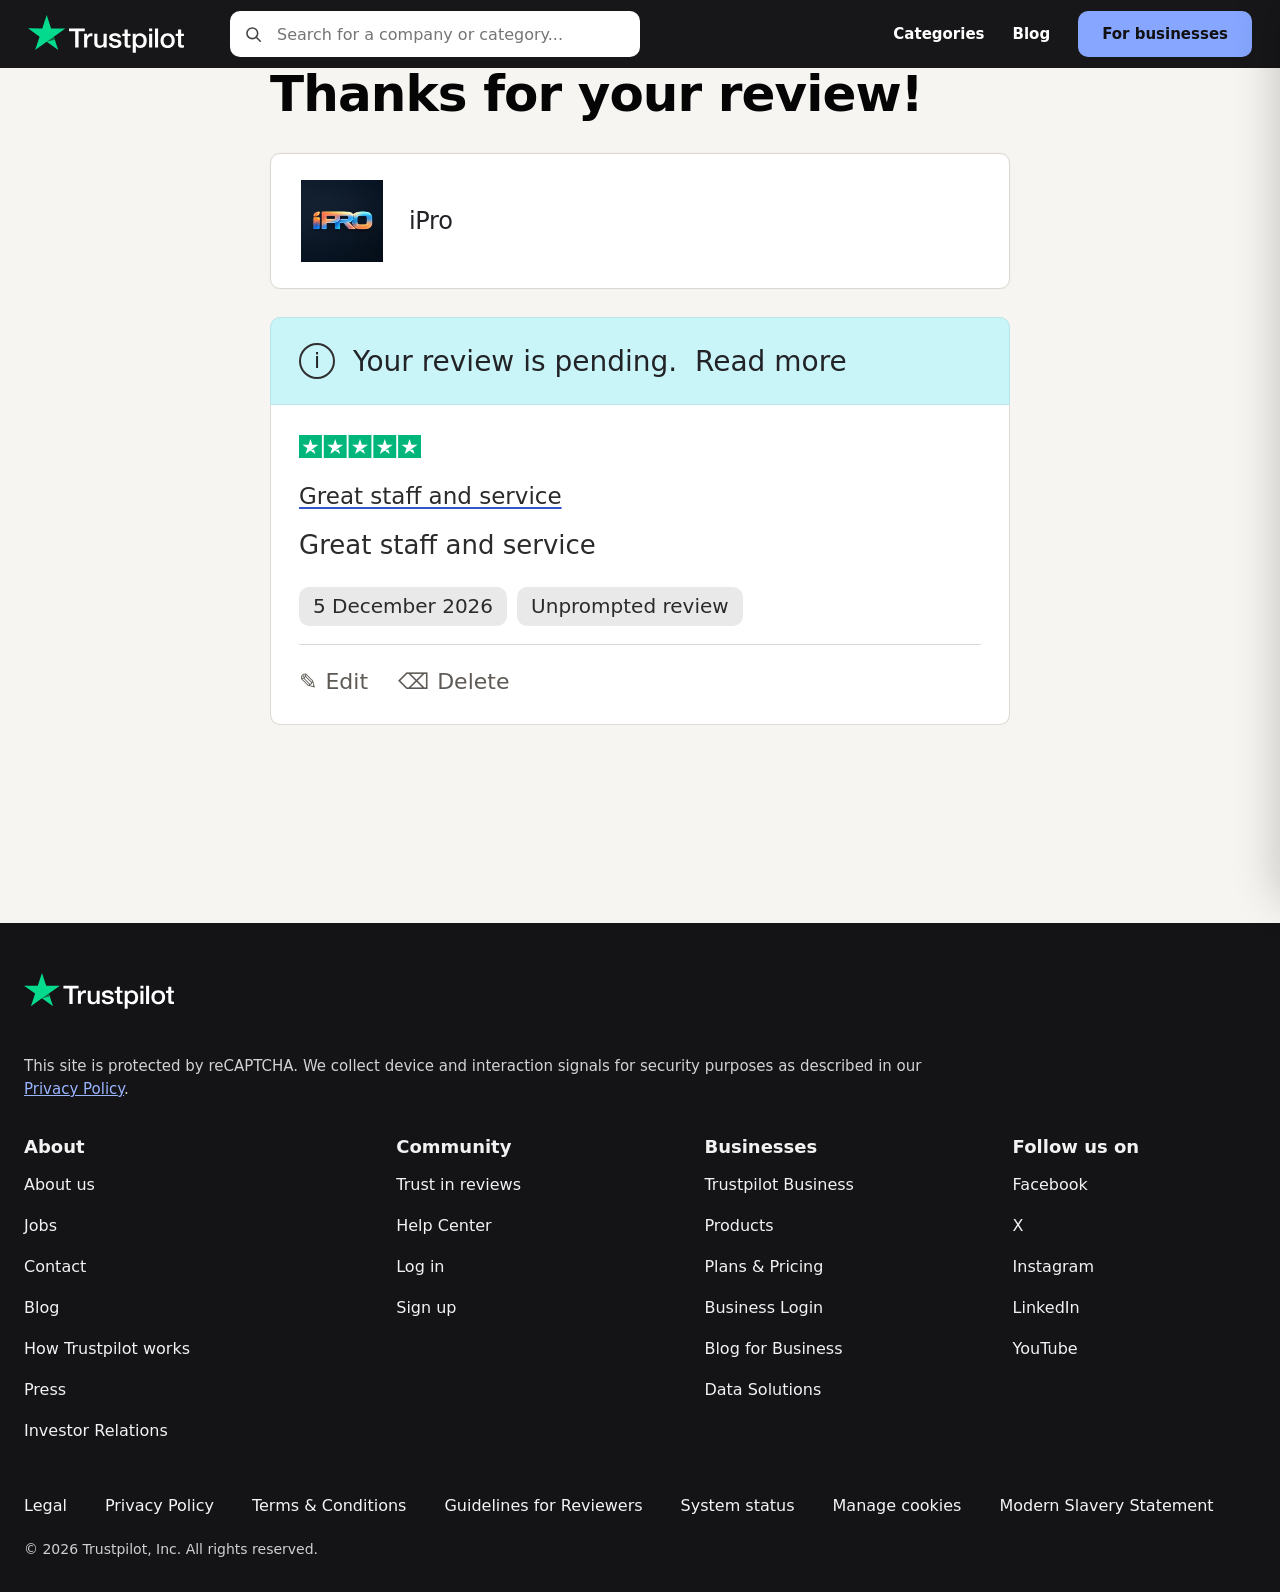
<file: review/pending-review.html>
<!doctype html>
<html lang="en-GB">
<head>
  <meta charset="UTF-8" />
  <meta name="viewport" content="width=device-width, initial-scale=1" />
  <title>Review submitted | iPro</title>
  <style>
    @font-face {
      font-display: swap;
      font-family: Trustpilot Sans, Arial, sans-serif;
      font-style: normal;
      font-weight: 300;
      src: url(https://cdn.trustpilot.net/brand-assets/5.3.0/fonts/Trustpilot-Sans.woff2) format("woff2"), url(https://cdn.trustpilot.net/brand-assets/5.3.0/fonts/Trustpilot-Sans.woff) format("woff");
    }
    :root{
      --green:#00d98f;
      --dark:#171719;
      --text:#222326;
      --muted:#5f5a55;
      --line:#ddd8d3;
      --cream:#f8f7f4;
      --info:#c9f4f8;
      --inactive-star:#d9d9e5;
    }
    *{box-sizing:border-box}
    body{
      margin:0;
      background:#f7f5f1;
      color:var(--text);
      font-family:"Trustpilot Sans", Inter, system-ui, -apple-system, BlinkMacSystemFont, "Segoe UI", sans-serif;
    }
    .review-header{
      background:var(--dark);
      height:78px;
      display:flex;
      align-items:center;
      padding:0 24px;
      position:sticky;
      top:0;
      z-index:5;
    }
    .review-logo{width:152px;height:auto;display:block}
    .page{
      width:min(100%, 820px);
      margin:0 auto;
      padding:0 20px 56px;
      overflow:hidden;
    }
    .stars-bg{
      display:none;
      height:118px;
      position:relative;
      margin:0 -24px 6px;
      overflow:hidden;
    }
    .stars-bg span{
      position:absolute;
      display:block;
      width:64px;
      height:64px;
      background:url("../assets/trustpilot-star-green.svg") center / contain no-repeat;
      transform:rotate(-16deg);
    }
    .stars-bg span:nth-child(1){left:14px;top:-50px;transform:rotate(10deg)}
    .stars-bg span:nth-child(2){left:5px;top:10px;transform:rotate(220deg)}
    .stars-bg span:nth-child(3){left:72px;top:13px;transform:rotate(-18deg)}
    .stars-bg span:nth-child(4){left:129px;top:2px;transform:rotate(-35deg)}
    .stars-bg span:nth-child(5){left:184px;top:-22px;transform:rotate(-54deg)}
    .stars-bg span:nth-child(6){left:79px;top:-46px;transform:rotate(18deg)}
    h1{
      font-size:24px;
      line-height:1.14;
      letter-spacing:-.3px;
      margin:0 0 15px;
      font-weight:600;
      color:#050505;
      max-width:460px;
    }
    .company-card{
      background:#fff;
      border:1px solid var(--line);
      border-radius:10px;
      min-height:98px;
      display:flex;
      align-items:center;
      gap:18px;
      padding:18px 18px;
      margin-bottom:22px;
      box-shadow:0 0 0 1px rgba(0,0,0,.015);
    }
    .company-logo{
      width:54px;
      height:54px;
      display:block;
      object-fit:cover;
      background:#061426;
      flex:none;
    }
    .company-name{
      font-size:24px;
      line-height:1.1;
      font-weight:500;
      letter-spacing:-.3px;
    }
    .pending-banner{
      background:var(--info);
      border:1px solid #b8e4e7;
      border-radius: 10px 10px 0px 0px;
      min-height:42px;
      display:flex;
      align-items:center;
      gap:12px;
      padding:14px 18px;
      font-size:17px;
      line-height:1.25;
      margin-bottom:0;
    }
    .pending-banner b{font-weight:400}
    .info-icon {
    width: 20px;
    height: 20px;
    border: 2px solid #303030;
    border-radius: 50%;
    display: inline-grid;
    place-items: center;
    font-size: 12px;
    font-weight: 500;
    flex: none;
}
    .review-card{
      background:#fff;
      border:1px solid var(--line);
      border-top:0;
      border-radius:0px 0px 10px 10px;
      padding:18px 18px 16px;
      margin-bottom:44px;
    }
    .tp-stars{
      display:block;
      margin:0 0 18px;
    }
    .tp-stars-image{
      display:block;
      width:122px;
      max-width:100%;
      height:auto;
    }
    .review-title{
      font-size:23px;
      line-height:1.25;
      font-weight:500;
      text-decoration:underline;
      text-decoration-color:#3455c7;
      text-underline-offset:3px;
      margin:0 0 16px;
      color:#2b2b2b;
      overflow-wrap:anywhere;
    }
    .review-body{
      font-size:16px;
      line-height:1.4;
      margin:0 0 18px;
      white-space:pre-wrap;
      color:#2b2b2b;
      overflow-wrap:anywhere;
    }
    .meta-row{
      display:flex;
      flex-wrap:wrap;
      gap:10px;
      margin-bottom:18px;
    }
    .pill{
      background:#e9e9e9;
      color:#2b2b2b;
      border-radius:10px;
      padding:7px 11px;
      font-size:13px;
      line-height:1.15;
    }
    .divider{border:0;border-top:1px solid var(--line);margin:0 0 14px}
    .actions{
      display:flex;
      gap:24px;
      align-items:center;
    }
    .action-btn{
      border:0;
      background:transparent;
      color:#5f5a55;
      display:inline-flex;
      align-items:center;
      gap:8px;
      padding:6px 0;
      font:inherit;
      font-size:14px;
      cursor:pointer;
    }
    @media (min-width:900px){
      .review-header{height:88px;padding:0 48px}
      .review-logo{width:178px}
      .page{max-width:980px;padding:0 40px 72px}
      .stars-bg{
      display:none;height:150px;margin:0 -34px 8px}
      .stars-bg span{width:84px;height:84px}
      .stars-bg span:nth-child(1){left:-6px;top:-18px}
      .stars-bg span:nth-child(2){left:92px;top:60px}
      .stars-bg span:nth-child(3){left:72px;top:13px;transform:rotate(-18deg)}
      .stars-bg span:nth-child(4){right:186px;top:6px}
      .stars-bg span:nth-child(5){right:12px;top:66px}
      .stars-bg span:nth-child(6){left:79px;top:-46px;transform:rotate(18deg)}
      h1{font-size:50px;line-height:1.06;letter-spacing:-.9px;margin-bottom:32px;max-width:680px}
      .company-card{min-height:132px;padding:26px 30px;gap:26px;margin-bottom:28px;max-width:820px}
      .company-logo{width:82px;height:82px}
      .company-name{font-size:24px}
      .pending-banner{min-height:88px;padding:20px 28px;font-size:28px;gap:18px;max-width:820px}
      .info-icon{width:36px;height:36px;font-size:22px}
      .review-card{padding:30px 28px 24px;max-width:820px;margin-bottom:56px}
      .tp-stars{margin-bottom:24px}
      .tp-stars-image{width:122px}
      .review-title{
      font-size:23px;
      line-height:1.25;
      font-weight:500;
      text-decoration:underline;
      text-decoration-color:#3455c7;
      text-underline-offset:3px;
      margin:0 0 16px;
      color:#2b2b2b;
      overflow-wrap:anywhere;
    }
      .review-body{font-size:26px;margin-bottom:24px}
      .pill{font-size:20px;padding:8px 14px}
      .divider{margin-bottom:18px}
      .actions{gap:30px}
      .action-btn{font-size:22px}
    }
    @media (max-width:380px){
      .stars-bg{display:block}
      .review-header{padding:0 18px}
      .review-logo{width:144px}
      .page{padding:0 16px 48px}
      .stars-bg{
      display:none;margin:0 -20px 6px;height:112px}
      .stars-bg span{width:60px;height:60px}
      .stars-bg span:nth-child(1){left:14px;top:-50px}
      .stars-bg span:nth-child(2){left:5px;top:10px;transform:rotate(220deg)}
      .stars-bg span:nth-child(3){left:72px;top:13px;transform:rotate(-18deg)}
      .stars-bg span:nth-child(4){left:129px;top:2px;right:auto;transform:rotate(-35deg)}
      .stars-bg span:nth-child(5){left:184px;top:-22px;right:auto;transform:rotate(-54deg)}
      .stars-bg span:nth-child(6){left:79px;top:-46px;transform:rotate(18deg)}
      h1{font-size:24px;margin-bottom:20px}
      .company-card{padding:16px;gap:16px;min-height:90px;margin-bottom:20px}
      .company-logo{width:50px;height:50px}
      .company-name{font-size:24px}
      .pending-banner{padding:13px 15px;font-size:16px;min-height:58px}
      .info-icon{width:22px;height:22px;font-size:15px}
      .review-card{padding:16px 16px 14px}
      .tp-stars-image{width:122px}
      .review-title{
      font-size:23px;
      line-height:1.25;
      font-weight:500;
      text-decoration:underline;
      text-decoration-color:#3455c7;
      text-underline-offset:3px;
      margin:0 0 16px;
      color:#2b2b2b;
      overflow-wrap:anywhere;
    }
      .review-body{font-size:15px}
      .pill{font-size:12px;padding:6px 10px}
      .action-btn{font-size:13px}
    }

    /* Homepage footer, full-width outside the page container */
    .site-footer{
      width:100%;
      background:#141316;
      color:#fff;
      padding:50px 24px 34px;
      margin:70px 0 0;
      box-sizing:border-box;
      overflow:hidden;
    }
    .footer-shell{max-width:1320px;margin:0 auto;}
    .footer-brand-row{margin-bottom:42px;}
    .footer-brand{display:inline-flex;align-items:center;text-decoration:none;}
    .footer-logo{display:block;width:150px;height:auto;}
    .footer-notice{max-width:950px;color:#d2d2d2;font-size:15px;line-height:1.5;margin:0 0 36px;}
    .footer-notice a{text-decoration:underline;color:#9ab5ff;}
    .footer-grid{display:grid;grid-template-columns:1.25fr 1fr 1fr .95fr;gap:52px;}
    .footer-grid h4{font-size:18px;margin:0 0 18px;color:#f2f2f2;}
    .footer-grid a{display:block;color:#f2f2f2;margin:0 0 22px;font-size:16px;text-decoration:none;}
    .footer-grid a:hover,.footer-legal-links a:hover{text-decoration:underline;}
    .footer-legal-links{display:flex;gap:38px;flex-wrap:wrap;margin:34px 0 24px;color:#f4f4f4;}
    .footer-legal-links a{font-size:16px;color:#f4f4f4;text-decoration:none;}
    .site-footer small{color:#d0d0d0;font-size:14px;}
    @media(max-width:1180px){.footer-grid{grid-template-columns:repeat(2,minmax(0,1fr));}}
    @media(max-width:620px){.site-footer{padding:42px 24px}.footer-grid{grid-template-columns:1fr;gap:24px}.footer-legal-links{gap:20px}.footer-logo{width:145px}.footer-notice{font-size:14px}.footer-grid a{font-size:15px;margin-bottom:18px}}

    /* Pending page top bar actions */
    .review-header{
      justify-content:space-between;
      gap:18px;
      z-index:20;
    }
    .review-logo-link{
      display:inline-flex;
      align-items:center;
      min-width:0;
      flex:none;
    }
    .header-actions{
      display:flex;
      align-items:center;
      justify-content:flex-end;
      gap:20px;
      margin-left:auto;
      flex:none;
    }
    .header-icon{
      width:30px;
      height:30px;
      padding:0;
      border:0;
      background:transparent;
      color:#8da2ff;
      display:grid;
      place-items:center;
      cursor:pointer;
    }
    .header-icon svg{
      width:28px;
      height:28px;
      stroke:currentColor;
      fill:none;
      stroke-width:1.85;
      stroke-linecap:round;
      stroke-linejoin:round;
      display:block;
    }
    .mobile-menu-icon{
      display:flex;
      flex-direction:column;
      justify-content:center;
      align-items:center;
    }
    .mobile-menu-icon span{
      display:block;
      width:26px;
      height:2px;
      background:#8da2ff;
      border-radius:10px;
      margin:3px 0;
    }
    @media (min-width:900px){
      .header-actions{gap:24px}
      .header-icon{width:34px;height:34px}
      .header-icon svg{width:31px;height:31px}
      .mobile-menu-icon span{width:30px;height:2.5px;margin:3.5px 0}
    }
    @media (max-width:380px){
      .stars-bg{display:block}
      .review-logo{width:136px}
      .header-actions{gap:14px}
      .header-icon{width:26px;height:26px}
      .header-icon svg{width:24px;height:24px}
      .mobile-menu-icon span{width:24px;margin:2.8px 0}
    }

    .desktop-header-search,
    .desktop-header-links{display:none;}
    @media (min-width:900px){
      .review-header{
        height:68px;
        padding:0 28px;
      }
      .review-logo{width:156px;}
      .desktop-header-search{
        width:min(430px, 32vw);
        height:46px;
        background:#fff;
        color:#444;
        border-radius:10px;
        display:flex;
        align-items:center;
        gap:12px;
        padding:0 14px;
        margin-left:28px;
        margin-right:auto;
      }
      .desktop-header-search svg{
        width:19px;
        height:19px;
        stroke:currentColor;
        fill:none;
        stroke-width:2;
        stroke-linecap:round;
        stroke-linejoin:round;
        flex:none;
      }
      .desktop-header-search input{
        border:0;
        outline:0;
        background:transparent;
        width:100%;
        min-width:0;
        font:inherit;
        font-size:16px;
      }
      .desktop-header-links{
        display:flex;
        align-items:center;
        gap:28px;
        margin-left:26px;
        font-size:15px;
        font-weight:700;
      }
      .desktop-header-links a{
        color:#fff;
        text-decoration:none;
        white-space:nowrap;
      }
      .desktop-header-links .desktop-business-pill{
        background:#86a6ff;
        color:#111;
        padding:14px 24px;
        border-radius:10px;
        font-weight:800;
      }
      .header-actions{
        display:none;
      }
      .mobile-menu-overlay,
      .mobile-side-menu{
        top:68px;
      }
      .mobile-search-head{height:68px;}
    }


    /* Copied homepage interaction layers for pending page */
    body.mobile-menu-open, body.mobile-search-open, body.notifications-open{overflow:hidden;}
    .mobile-menu-overlay{position:fixed;inset:78px 0 0 0;background:rgba(0,0,0,.34);z-index:70;opacity:0;pointer-events:none;transition:opacity .18s ease;}
    .mobile-side-menu{position:fixed;top:78px;right:0;bottom:0;width:min(64vw,300px);background:#121216;color:#fff;z-index:71;transform:translateX(103%);transition:transform .22s ease;overflow:auto;}
    .mobile-menu-inner{padding:18px 18px 28px;}
    .menu-business-pill{display:flex;align-items:center;justify-content:center;height:48px;border:1.5px solid #86a6ff;color:#86a6ff;border-radius:10px;font-size:14px;font-weight:700;margin-bottom:16px;text-decoration:none;}
    .menu-divider{height:1px;background:#cbc6c0;margin-bottom:18px;}
    .menu-login{display:flex;align-items:center;gap:12px;color:#86a6ff;font-size:16px;font-weight:700;margin-bottom:18px;text-decoration:none;}
    .menu-login span{font-size:24px;line-height:1;}
    .mobile-side-links a{display:block;color:#fff;font-size:18px;font-weight:700;line-height:1.2;margin-bottom:18px;text-decoration:none;}
    .mobile-side-links a:last-child{margin-bottom:0;}
    body.mobile-menu-open .mobile-menu-overlay{opacity:1;pointer-events:auto;}
    body.mobile-menu-open .mobile-side-menu{transform:translateX(0);}
    body.mobile-menu-open .mobile-menu-icon span:nth-child(1){transform:translateY(8px) rotate(45deg);}
    body.mobile-menu-open .mobile-menu-icon span:nth-child(2){opacity:0;}
    body.mobile-menu-open .mobile-menu-icon span:nth-child(3){transform:translateY(-8px) rotate(-45deg);}

    .mobile-search-overlay{display:none;position:fixed;inset:0;background:#fff;z-index:5000;color:#202020;}
    body.mobile-search-open .mobile-search-overlay{display:block;}
    .mobile-search-head{height:72px;display:flex;align-items:center;gap:10px;padding:0 14px;border-bottom:1px solid #d7d2cc;}
    .mobile-search-icon,.mobile-search-close{flex:0 0 auto;background:transparent;border:0;padding:0;color:#4164d9;display:grid;place-items:center;cursor:pointer;}
    .mobile-search-icon svg{width:24px;height:24px;stroke:#4164d9;fill:none;stroke-width:1.8;}
    .mobile-search-close{font-size:24px;line-height:1;}
    .mobile-search-input{flex:1;border:0;outline:0;background:transparent;font-size:16px;min-width:0;color:#555;}
    .mobile-search-body{padding:18px 20px 24px;}
    .mobile-search-body strong{display:block;font-size:14px;margin-bottom:14px;}
    .mobile-search-body a{display:flex;align-items:center;gap:12px;color:#222;padding:12px 0;text-decoration:none;}
    .mobile-search-body a svg{width:18px;height:18px;stroke:#222;fill:none;stroke-width:1.8;flex:0 0 auto;}
    .mobile-search-body a span{display:block;font-size:14px;line-height:1.35;}
    .mobile-search-body a small{display:block;font-size:12px;color:#666;margin-top:2px;}
    .mobile-search-body .suggestion-disabled{cursor:default;}

    .notif-overlay{position:fixed;inset:0;background:rgba(0,0,0,.34);z-index:85;opacity:0;pointer-events:none;transition:opacity .18s ease;}
    .notif-panel{position:fixed;top:0;right:0;bottom:0;width:min(420px,88vw);background:#fff;z-index:86;transform:translateX(103%);transition:transform .22s ease;box-shadow:-16px 0 42px rgba(0,0,0,.2);display:flex;flex-direction:column;}
    body.notifications-open .notif-overlay{opacity:1;pointer-events:auto;}
    body.notifications-open .notif-panel{transform:translateX(0);}
    .notif-head{height:72px;border-bottom:1px solid #e6e0d9;display:flex;align-items:center;justify-content:space-between;padding:0 22px;}
    .notif-head h2{font-size:22px;margin:0;color:#202020;}
    .notif-close{border:0;background:transparent;font-size:30px;line-height:1;cursor:pointer;color:#282828;}
    .notif-body{flex:1;display:flex;flex-direction:column;align-items:center;justify-content:center;text-align:center;padding:34px 26px;color:#202020;}
    .notif-icon{width:74px;height:74px;border-radius:50%;background:#eef2ff;display:grid;place-items:center;margin-bottom:22px;color:#4164d9;}
    .notif-icon svg{width:42px;height:42px;stroke:currentColor;fill:none;stroke-width:1.7;}
    .notif-body h3{font-size:22px;line-height:1.28;margin:0 0 22px;}
    .notif-login{height:46px;min-width:150px;border:0;border-radius:10px;background:#3455c7;color:#fff;font:inherit;font-size:16px;font-weight:700;cursor:pointer;}

    .tp-loading{display:none;position:fixed;inset:0;z-index:99999;background:rgba(255,255,255,.78);backdrop-filter:blur(4px);align-items:center;justify-content:center;opacity:0;pointer-events:none;}
    .tp-loading.is-visible{display:flex;opacity:1;pointer-events:auto;}
    .tp-loading-card{width:min(360px,calc(100vw - 44px));background:#fff;border:1px solid #e2ded8;border-radius:16px;box-shadow:0 22px 60px rgba(0,0,0,.2);padding:28px 24px;text-align:center;color:#202020;}
    .tp-spinner{width:42px;height:42px;border-radius:50%;border:4px solid #e8e8e8;border-top-color:#00b67a;margin:0 auto 18px;animation:tpSpin .85s linear infinite;}
    @keyframes tpSpin{to{transform:rotate(360deg)}}
    .tp-loading-title{display:block;font-size:18px;margin-bottom:8px;}
    .tp-loading-text{font-size:14px;color:#5f5a55;margin:0;}
    .tp-dots span{animation:tpDots 1.1s infinite both;}.tp-dots span:nth-child(2){animation-delay:.15s}.tp-dots span:nth-child(3){animation-delay:.3s}@keyframes tpDots{0%,80%,100%{opacity:.2}40%{opacity:1}}

    @media (min-width:900px){
      .mobile-menu-overlay{inset:88px 0 0 0;}
      .mobile-side-menu{top:88px;width:min(360px,34vw);}
      .mobile-menu-inner{padding:28px 28px 38px;}
      .menu-business-pill{height:64px;font-size:18px;margin-bottom:24px;}
      .menu-divider{margin-bottom:26px;}
      .menu-login{font-size:20px;margin-bottom:26px;}
      .mobile-side-links a{font-size:24px;margin-bottom:24px;}
      .mobile-search-head{height:88px;padding:0 28px;gap:16px;}
      .mobile-search-icon svg{width:30px;height:30px;}
      .mobile-search-close{font-size:32px;}
      .mobile-search-input{font-size:24px;}
      .mobile-search-body{padding:34px 42px 44px;max-width:760px;margin:0 auto;}
      .mobile-search-body strong{font-size:18px;margin-bottom:20px;}
      .mobile-search-body a{gap:18px;padding:16px 0;}
      .mobile-search-body a svg{width:26px;height:26px;}
      .mobile-search-body a span{font-size:20px;}
      .mobile-search-body a small{font-size:15px;}
    }

    /* Desktop header/footer final overrides */
    @media (min-width:900px){
      .review-header{height:68px !important;padding:0 28px !important;}
      .review-logo{width:156px !important;}
      .header-actions{display:none !important;}
      .desktop-header-search{display:flex !important;}
      .desktop-header-links{display:flex !important;}
      .mobile-menu-overlay{inset:68px 0 0 0 !important;}
      .mobile-side-menu{top:68px !important;}
      .site-footer{margin-top:70px !important;width:100% !important;}
    }

  @media (max-width:899px){.stars-bg{display:block}}
</style>
</head>
<body>
  <header class="review-header">
    <a class="review-logo-link" href="" aria-label="Trustpilot homepage">
      <img class="review-logo" src="../assets/logo-white.svg" alt="Trustpilot" />
    </a>
    <label class="desktop-header-search" aria-label="Search companies">
      <svg viewBox="0 0 24 24" aria-hidden="true"><circle cx="10.5" cy="10.5" r="6.75"></circle><path d="M15.5 15.5l5 5"></path></svg>
      <input type="search" placeholder="Search for a company or category..." />
    </label>
    <nav class="desktop-header-links" aria-label="Main navigation">
      <a href="index.html#categories">Categories</a>
      <a href="index.html#recent">Blog</a>
      <a class="desktop-business-pill" href="#business">For businesses</a>
    </nav>
    <nav class="header-actions" aria-label="Page actions">
      <button class="header-icon js-notification-trigger" type="button" aria-label="Notifications">
        <svg viewBox="0 0 24 24" aria-hidden="true">
          <path d="M12 3a5 5 0 0 0-5 5v3.2c0 .8-.3 1.6-.9 2.2L4.7 15h14.6l-1.4-1.6c-.6-.6-.9-1.4-.9-2.2V8a5 5 0 0 0-5-5Z"></path>
          <path d="M10 19a2 2 0 0 0 4 0"></path>
        </svg>
      </button>
      <button class="header-icon mobile-search-trigger" type="button" aria-label="Search">
        <svg viewBox="0 0 24 24" aria-hidden="true">
          <circle cx="10.5" cy="10.5" r="6.75"></circle>
          <path d="M15.5 15.5l5 5"></path>
        </svg>
      </button>
      <button class="header-icon mobile-menu-icon" type="button" aria-label="Menu">
        <span></span><span></span><span></span>
      </button>
    </nav>
  </header>

  <main class="page">
    <div class="stars-bg" aria-hidden="true"><span></span><span></span><span></span><span></span><span></span><span></span></div>
    <h1>Thanks for your review!</h1>

    <section class="company-card" aria-label="Company reviewed">
      <img id="companyLogo" class="company-logo" src="../assets/ipro-logo.png" alt="iPro" />
      <div id="companyName" class="company-name">iPro</div>
    </section>

    <section class="pending-banner">
      <span class="info-icon">i</span>
      <span>Your review is <b>pending.</b>&nbsp; Read more</span>
    </section>

    <article class="review-card" aria-label="Your submitted review">
      <div id="reviewStars" class="tp-stars" aria-label="5 star rating"></div>
      <h2 id="reviewTitle" class="review-title">Great staff and service</h2>
      <p id="reviewBody" class="review-body">Great staff and service</p>
      <div class="meta-row">
        <span id="reviewDate" class="pill">24 May 2026</span>
        <span class="pill">Unprompted review</span>
      </div>
      <hr class="divider" />
      <div class="actions">
        <button class="action-btn" type="button" id="editReview">✎ <span>Edit</span></button>
        <button class="action-btn" type="button" id="deleteReview">⌫ <span>Delete</span></button>
      </div>
    </article>

  </main>

  <footer class="site-footer">
    <div class="footer-shell">
        <div class="footer-brand-row">
          <a aria-label="Trustpilot homepage" class="footer-brand" href="index.html">
            <img alt="Trustpilot" class="footer-logo" src="../assets/logo-white.svg" />
          </a>
        </div>
        <p class="footer-notice">This site is protected by reCAPTCHA. We collect device and interaction signals for security purposes as described in our <a href="#">Privacy Policy</a>.</p>
        <div class="footer-grid">
          <div>
            <h4>About</h4>
            <a href="#">About us</a>
            <a href="#">Jobs</a>
            <a href="#">Contact</a>
            <a href="#">Blog</a>
            <a href="#">How Trustpilot works</a>
            <a href="#">Press</a>
            <a href="#">Investor Relations</a>
          </div>
          <div>
            <h4>Community</h4>
            <a href="#">Trust in reviews</a>
            <a href="#">Help Center</a>
            <a href="#">Log in</a>
            <a href="#">Sign up</a>
          </div>
          <div>
            <h4>Businesses</h4>
            <a href="#">Trustpilot Business</a>
            <a href="#">Products</a>
            <a href="#">Plans &amp; Pricing</a>
            <a href="#">Business Login</a>
            <a href="#">Blog for Business</a>
            <a href="#">Data Solutions</a>
          </div>
          <div>
            <h4>Follow us on</h4>
            <a href="#">Facebook</a>
            <a href="#">X</a>
            <a href="#">Instagram</a>
            <a href="#">LinkedIn</a>
            <a href="#">YouTube</a>
          </div>
        </div>
        <div class="footer-legal-links">
          <a href="#">Legal</a>
          <a href="#">Privacy Policy</a>
          <a href="#">Terms &amp; Conditions</a>
          <a href="#">Guidelines for Reviewers</a>
          <a href="#">System status</a>
          <a href="#">Manage cookies</a>
          <a href="#">Modern Slavery Statement</a>
        </div>
        <small>© 2026 Trustpilot, Inc. All rights reserved.</small>
      </div>
    </footer>



  <div class="mobile-menu-overlay" aria-hidden="true"></div>
  <aside class="mobile-side-menu" aria-hidden="true" role="dialog" aria-label="Menu">
    <div class="mobile-menu-inner">
      <a class="menu-business-pill" href="#business">For businesses</a>
      <div class="menu-divider"></div>
      <a class="menu-login" href="#">Log in <span>→</span></a>
      <nav class="mobile-side-links" aria-label="Mobile site navigation">
        <a href="../review.html">Write a review</a>
        <a href="index.html#categories">Categories</a>
        <a href="index.html#recent">Blog</a>
      </nav>
    </div>
  </aside>

  <div class="mobile-search-overlay" aria-hidden="true">
    <div class="mobile-search-head">
      <button type="button" class="mobile-search-icon" aria-label="Search">
        <svg viewBox="0 0 24 24"><circle cx="10.5" cy="10.5" r="6.75"></circle><path d="M15.5 15.5l5 5"></path></svg>
      </button>
      <input type="search" class="mobile-search-input" placeholder="Search for a company or category..." />
      <button type="button" class="mobile-search-close" aria-label="Close search">×</button>
    </div>
    <div class="mobile-search-body">
      <strong>Suggested searches</strong>
      <a class="search-target" data-target="review/iprostore.html" href="review/iprostore.html"><svg viewBox="0 0 24 24"><circle cx="10.5" cy="10.5" r="6.75"></circle><path d="M15.5 15.5l5 5"></path></svg><span>iPro</span><small>iprostore.co.uk</small></a>
      <a class="suggestion-disabled" href="#"><svg viewBox="0 0 24 24"><circle cx="10.5" cy="10.5" r="6.75"></circle><path d="M15.5 15.5l5 5"></path></svg><span>Hotel in United Kingdom</span></a>
      <a class="suggestion-disabled" href="#"><svg viewBox="0 0 24 24"><circle cx="10.5" cy="10.5" r="6.75"></circle><path d="M15.5 15.5l5 5"></path></svg><span>Roofing contractor near me</span></a>
      <a class="suggestion-disabled" href="#"><svg viewBox="0 0 24 24"><circle cx="10.5" cy="10.5" r="6.75"></circle><path d="M15.5 15.5l5 5"></path></svg><span>Mortgage broker in Glasgow</span></a>
      <a class="suggestion-disabled" href="#"><svg viewBox="0 0 24 24"><circle cx="10.5" cy="10.5" r="6.75"></circle><path d="M15.5 15.5l5 5"></path></svg><span>Best fitness and nutrition service</span></a>
      <a class="suggestion-disabled" href="#"><svg viewBox="0 0 24 24"><circle cx="10.5" cy="10.5" r="6.75"></circle><path d="M15.5 15.5l5 5"></path></svg><span>Insurance agency in Birmingham</span></a>
    </div>
  </div>

  <div class="tp-loading" aria-hidden="true">
    <div class="tp-loading-card" role="status" aria-live="polite">
      <div class="tp-spinner" aria-hidden="true"></div>
      <strong class="tp-loading-title">Verifying your connection<span class="tp-dots" aria-hidden="true"><span>.</span><span>.</span><span>.</span></span></strong>
      <p class="tp-loading-text">Please wait while we verify your browser.</p>
    </div>
  </div>

  <div class="notif-overlay" aria-hidden="true"></div>
  <aside class="notif-panel" aria-hidden="true" role="dialog" aria-label="Notifications">
    <div class="notif-head">
      <h2>Notifications</h2>
      <button type="button" class="notif-close" aria-label="Close notifications">×</button>
    </div>
    <div class="notif-body">
      <div class="notif-icon">
        <svg viewBox="0 0 24 24" aria-hidden="true"><path d="M12 3a5 5 0 0 0-5 5v3.2c0 .8-.3 1.6-.9 2.2L4.7 15h14.6l-1.4-1.6c-.6-.6-.9-1.4-.9-2.2V8a5 5 0 0 0-5-5Z"></path><path d="M10 19a2 2 0 0 0 4 0"></path></svg>
      </div>
      <h3>Log in to see your review<br>invites and more</h3>
      <button type="button" class="notif-login">Log in</button>
    </div>
  </aside>

  <script>

    function resolveIproQuery(value){
      const q = (value || '').trim().toLowerCase();
      return q.includes('ipro') || q.includes('iprostore') || q.includes('ipro store');
    }

    (() => {
      const body = document.body;
      const menuBtn = document.querySelector('.mobile-menu-icon');
      const menuOverlay = document.querySelector('.mobile-menu-overlay');
      const menuPanel = document.querySelector('.mobile-side-menu');
      const searchTrigger = document.querySelector('.mobile-search-trigger');
      const searchOverlay = document.querySelector('.mobile-search-overlay');
      const searchClose = document.querySelector('.mobile-search-close');
      const searchInput = document.querySelector('.mobile-search-input');
      const notificationTrigger = document.querySelector('.js-notification-trigger');
      const notifOverlay = document.querySelector('.notif-overlay');
      const notifPanel = document.querySelector('.notif-panel');
      const notifClose = document.querySelector('.notif-close');
      const loading = document.querySelector('.tp-loading');

      function hideLoading(){
        if(!loading) return;
        loading.classList.remove('is-visible');
        clearTimeout(window.__pendingLoadingTimer);
      }
      function showLoading(options = {}){
        if(!loading) return;
        const { thenNavigate = null, persistent = false } = options;
        loading.classList.add('is-visible');
        clearTimeout(window.__pendingLoadingTimer);
        if(persistent) return;
        window.__pendingLoadingTimer = setTimeout(() => {
          loading.classList.remove('is-visible');
          if(typeof thenNavigate === 'function') thenNavigate();
        }, 850);
      }
      function closeMobileMenu(){
        body.classList.remove('mobile-menu-open');
        if(menuPanel) menuPanel.setAttribute('aria-hidden','true');
        if(menuOverlay) menuOverlay.setAttribute('aria-hidden','true');
      }
      function openMobileMenu(){
        body.classList.remove('mobile-search-open','notifications-open');
        body.classList.add('mobile-menu-open');
        if(menuPanel) menuPanel.setAttribute('aria-hidden','false');
        if(menuOverlay) menuOverlay.setAttribute('aria-hidden','false');
      }
      function toggleMobileMenu(){ body.classList.contains('mobile-menu-open') ? closeMobileMenu() : openMobileMenu(); }
      function closeMobileSearch(){
        body.classList.remove('mobile-search-open');
        if(searchOverlay) searchOverlay.setAttribute('aria-hidden','true');
      }
      function openMobileSearch(){
        body.classList.remove('mobile-menu-open','notifications-open');
        body.classList.add('mobile-search-open');
        if(searchOverlay) searchOverlay.setAttribute('aria-hidden','false');
        setTimeout(() => searchInput && searchInput.focus(), 40);
      }
      function openNotifications(){
        body.classList.remove('mobile-menu-open','mobile-search-open');
        body.classList.add('notifications-open');
        if(notifPanel) notifPanel.setAttribute('aria-hidden','false');
        if(notifOverlay) notifOverlay.setAttribute('aria-hidden','false');
      }
      function closeNotifications(){
        body.classList.remove('notifications-open');
        if(notifPanel) notifPanel.setAttribute('aria-hidden','true');
        if(notifOverlay) notifOverlay.setAttribute('aria-hidden','true');
      }

      menuBtn && menuBtn.addEventListener('click', (e) => { e.preventDefault(); toggleMobileMenu(); });
      menuOverlay && menuOverlay.addEventListener('click', closeMobileMenu);
      searchTrigger && searchTrigger.addEventListener('click', (e) => { e.preventDefault(); openMobileSearch(); });
      searchClose && searchClose.addEventListener('click', (e) => { e.preventDefault(); closeMobileSearch(); });
      notificationTrigger && notificationTrigger.addEventListener('click', (e) => { e.preventDefault(); openNotifications(); });
      notifClose && notifClose.addEventListener('click', (e) => { e.preventDefault(); closeNotifications(); });
      notifOverlay && notifOverlay.addEventListener('click', closeNotifications);

      searchInput && searchInput.addEventListener('keydown', (e) => {
        if(e.key === 'Enter'){
          e.preventDefault();
          if(resolveIproQuery(searchInput.value)) window.location.href = 'review/iprostore.html';
        }
      });

      const desktopSearchInput = document.querySelector('.desktop-header-search input');
      desktopSearchInput && desktopSearchInput.addEventListener('keydown', (e) => {
        if(e.key === 'Enter'){
          e.preventDefault();
          if(resolveIproQuery(desktopSearchInput.value)) window.location.href = 'review/iprostore.html';
          else showLoading({ persistent:true });
        }
      });

      document.addEventListener('click', (e) => {
        const disabled = e.target.closest('.suggestion-disabled');
        if(disabled){
          e.preventDefault();
          showLoading({ persistent:true });
          return;
        }
        const searchTarget = e.target.closest('.mobile-search-overlay .search-target');
        if(searchTarget){
          e.preventDefault();
          window.location.href = searchTarget.getAttribute('data-target') || searchTarget.href;
          return;
        }
        const loginLike = e.target.closest('.menu-login, .menu-business-pill, .notif-login');
        if(loginLike){
          e.preventDefault();
          showLoading({ persistent:true });
        }
      });

      document.addEventListener('keydown', (e) => {
        if(e.key === 'Escape'){
          closeMobileMenu();
          closeMobileSearch();
          closeNotifications();
          hideLoading();
        }
      });
    })();

    function formatDate(isoDate){
      if(!isoDate) return new Date().toLocaleDateString('en-GB', {day:'numeric', month:'long', year:'numeric'});
      const date = new Date(isoDate + 'T00:00:00');
      return date.toLocaleDateString('en-GB', {day:'numeric', month:'long', year:'numeric'});
    }

    function safeRating(value){
      const rating = Number(value) || 5;
      return Math.min(5, Math.max(1, Math.round(rating)));
    }

    const saved = localStorage.getItem('iproPendingReview');
    const data = saved ? JSON.parse(saved) : {};
    const rating = safeRating(data.rating);

    document.getElementById('companyLogo').src = data.logo || 'assets/ipro-logo.png';
    document.getElementById('companyName').textContent = data.companyName || 'iPro';
    const starsEl = document.getElementById('reviewStars');
    starsEl.setAttribute('aria-label', `${rating} star rating`);
    starsEl.innerHTML = `<img class="tp-stars-image" src="../assets/stars-${rating}.svg" alt="${rating} out of 5 stars" />`;
    document.getElementById('reviewTitle').textContent = data.title || 'Great staff and service';
    document.getElementById('reviewBody').textContent = data.body || 'Great staff and service';
    document.getElementById('reviewDate').textContent = formatDate(data.date);

    document.getElementById('editReview').addEventListener('click', () => {
      window.location.href = '../review.html';
    });

    document.getElementById('deleteReview').addEventListener('click', () => {
      localStorage.removeItem('iproPendingReview');
      window.location.href = '../review.html';
    });
  </script>
</body>
</html>
</file>
<file: home.css>
@font-face{
  font-display:swap;
  font-family:"Trustpilot Sans";
  font-style:normal;
  font-weight:300 800;
  src:url("https://cdn.trustpilot.net/brand-assets/5.3.0/fonts/Trustpilot-Sans.woff2") format("woff2"),url("https://cdn.trustpilot.net/brand-assets/5.3.0/fonts/Trustpilot-Sans.woff") format("woff");
}
:root{--dark:#171719;--green:#00b67a;--blue:#4164d9;--bg:#f7f7f2;--text:#141414;--muted:#565656;--line:#ddd8d0;--cream:#fbf2df;--pink:#ffd9e6;--mint:#aef4c8}
*{box-sizing:border-box}html{scroll-behavior:smooth}body{margin:0;font-family:"Trustpilot Sans",Inter,system-ui,-apple-system,BlinkMacSystemFont,"Segoe UI",sans-serif;color:var(--text);background:#fff}a{text-decoration:none;color:inherit}.home-header{height:68px;background:var(--dark);color:#fff;position:sticky;top:0;z-index:20}.home-nav{max-width:1320px;height:100%;margin:0 auto;display:flex;align-items:center;gap:28px;padding:0 28px}.home-logo img{display:block;width:156px;height:auto}.header-search{width:430px;height:46px;background:#fff;border-radius:6px;display:none;align-items:center;gap:12px;padding:0 14px;color:#444;margin-right:auto}.home-header.is-scrolled .header-search{display:flex}.header-search svg,.hero-search svg{width:19px;height:19px;stroke:currentColor;fill:none;stroke-width:2;stroke-linecap:round;stroke-linejoin:round}.header-search input,.hero-search input{border:0;outline:0;background:transparent;width:100%;font-size:16px}.home-links{margin-left:auto;display:flex;align-items:center;gap:30px;font-size:15px;font-weight:600}.home-header.is-scrolled .home-links{margin-left:0}.bell svg{width:24px;height:24px;stroke:#fff;fill:none;stroke-width:1.7}.business-pill{background:#86a6ff;color:#111;padding:15px 25px;border-radius:999px;font-weight:700}.mobile-menu{display:none;margin-left:auto;background:transparent;border:0;gap:5px;flex-direction:column}.mobile-menu span{display:block;width:25px;height:2px;background:#9bb0ff}.hero{position:relative;min-height:520px;background:var(--bg);overflow:hidden;display:grid;place-items:center;padding:80px 24px 120px;isolation:isolate}.hero-inner{text-align:center;position:relative;z-index:2}.hero h1{font-size:48px;line-height:1.05;letter-spacing:-1.8px;margin:0 0 22px;font-weight:800}.hero p{font-size:26px;margin:0 0 42px}.hero-search{width:min(640px,calc(100vw - 44px));height:64px;margin:0 auto;background:#fff;border:1px solid #d6d1cb;border-radius:999px;box-shadow:0 3px 9px rgba(0,0,0,.22);display:flex;align-items:center;padding-left:26px}.hero-search input{font-size:18px}.hero-search button{width:48px;height:48px;border-radius:50%;border:0;background:var(--blue);color:#fff;margin-right:8px;display:grid;place-items:center}.shape{position:absolute;z-index:1;pointer-events:none;will-change:transform}.shape-yellow{width:clamp(260px,28vw,420px);height:clamp(140px,14vw,220px);background:#ffe500;left:-120px;bottom:32px;border-radius:38px;transform:rotate(-10deg);animation:floatYellow 11s ease-in-out infinite}.shape-green{width:clamp(250px,26vw,380px);height:clamp(120px,12vw,170px);background:#16ce8a;right:-115px;bottom:36px;border-radius:38px;transform:rotate(14deg);animation:floatGreen 12.5s ease-in-out infinite}.shape-orange{width:clamp(180px,16vw,250px);height:clamp(58px,5vw,88px);background:#ff7a1a;top:-32px;left:50%;margin-left:-110px;border-radius:0 0 999px 999px;transform:rotate(-2deg);animation:floatOrange 9.5s ease-in-out infinite}@keyframes floatYellow{0%,100%{transform:translate3d(0,0,0) rotate(-10deg)}50%{transform:translate3d(34px,-18px,0) rotate(-6deg)}}@keyframes floatGreen{0%,100%{transform:translate3d(0,0,0) rotate(14deg)}50%{transform:translate3d(-38px,-24px,0) rotate(9deg)}}@keyframes floatOrange{0%,100%{transform:translate3d(0,0,0) rotate(-2deg)}50%{transform:translate3d(26px,10px,0) rotate(2deg)}}.section,.business-strip,.choice-banner,.trust-panel{max-width:1200px;margin-left:auto;margin-right:auto}.quick-review{max-width:1200px;margin:-1px auto 70px;height:70px;position:relative;display:grid;place-items:center}.quick-review .line{height:1px;background:var(--line);width:100%;position:absolute}.quick-review a{position:relative;background:#fff;border:1px solid var(--line);border-radius:999px;padding:14px 20px;font-size:14px}.quick-review span{color:var(--blue)}.section-head{display:flex;align-items:center;justify-content:space-between;gap:18px;margin-bottom:28px}.section h2,.section-head h2{font-size:28px;letter-spacing:-.5px;margin:0}.slider-actions{display:flex;align-items:center;gap:10px}.slider-actions button{width:34px;height:34px;border-radius:50%;border:1px solid var(--blue);background:#fff;color:var(--blue);font-size:22px}.slider-actions button:disabled{border:0;background:#ececec;color:#b6b6b6}.slider-actions a,.see-more{border:1px solid var(--blue);color:var(--blue);border-radius:999px;padding:10px 18px;font-size:14px;font-weight:700}.category-row{display:grid;grid-template-columns:repeat(8,1fr);gap:22px;text-align:center}.category-row a{font-size:14px;white-space:nowrap}.category-row span{display:block;font-size:26px;margin-bottom:10px}.category-row img{display:block;width:24px;height:24px;object-fit:contain;margin:0 auto 10px}.business-strip{margin-top:70px;background:var(--pink);border-radius:22px;padding:24px 38px;display:flex;align-items:center;justify-content:space-between;overflow:hidden}.business-strip h3{font-size:20px;margin:0 0 8px}.business-strip p{font-size:18px;margin:0}.business-strip a,.choice-banner a,.trust-copy a,.report-card a{background:#111;color:#fff;border-radius:999px;padding:16px 28px;font-weight:700}.best-section{margin-top:70px}.business-cards{display:grid;grid-template-columns:repeat(4,1fr);gap:16px}.company-card-home{border:1px solid var(--line);border-radius:14px;padding:18px;background:#fff}.company-mark{width:78px;height:78px;border:1px solid #e2ded8;border-radius:7px;display:grid;place-items:center;margin-bottom:14px;font-size:34px;font-weight:800;background:#fff}.atom{background:linear-gradient(135deg,#ffdf21 0 36%,#a55db1 36% 65%,#f24698 65%);color:transparent}.oak{border:12px solid #26d0a3;border-radius:50%;width:70px;height:70px}.london{color:#e9234b}.refundee{background:#0f2432;color:#fff}.company-card-home h3{font-size:18px;margin:0 0 5px}.company-card-home p{font-size:14px;color:#555;margin:0 0 14px}.card-rating{display:flex;align-items:center;gap:8px;font-size:14px}.card-rating img{width:95px}.choice-banner{margin-top:72px;background:linear-gradient(100deg,#f8e8cc,#f2dfbd);border-radius:20px;padding:64px 42px;display:grid;grid-template-columns:1fr 1fr;align-items:center;gap:30px}.choice-banner h2,.trust-panel h2{font-size:34px;line-height:1.1;margin:0 0 18px}.choice-banner p,.trust-panel p{font-size:20px;line-height:1.35;margin:0 0 34px}.login-row{display:flex;align-items:center;gap:20px}.login-row span{width:1px;height:48px;background:#555}.login-row button{width:44px;height:44px;border-radius:50%;background:#fff;border:1px solid #222;font-weight:800}.photo-stack{display:flex;gap:18px;justify-content:flex-end}.photo-stack i{width:170px;height:250px;border-radius:18px;background:linear-gradient(135deg,#80bfff,#eec08a)}.photo-stack i:nth-child(2){background:linear-gradient(135deg,#ffe35e,#77d89d)}.photo-stack i:nth-child(3){background:linear-gradient(135deg,#dca35d,#f2e1cd)}.trust-panel{margin-top:70px;background:var(--mint);border-radius:22px;padding:58px 42px;display:grid;grid-template-columns:1fr 1.1fr;gap:50px;align-items:center}.trust-copy a,.report-card a{display:inline-block}.report-card{background:#005d35;color:#fff;border-radius:14px;padding:28px}.report-card h3{font-size:20px;margin:0 0 16px}.report-card p{font-size:17px}.report-card a{border:1px solid #fff;background:transparent}.recent{margin-top:70px}.recent-grid{display:grid;grid-template-columns:repeat(4,1fr);gap:16px}.recent article{border:1px solid var(--line);border-radius:12px;background:#fff;overflow:hidden}.recent article>p{font-size:17px;line-height:1.28;padding:0 18px;min-height:110px}.reviewer{display:flex;align-items:center;gap:10px;padding:18px 18px 5px}.reviewer span{width:40px;height:40px;border-radius:50%;background:#7fcfe0;display:grid;place-items:center;font-weight:700}
.reviewer-photo{
  width:40px;
  height:40px;
  border-radius:50%;
  object-fit:cover;
  display:block;
  flex:none;
}
.recent article>img{width:98px;margin:0 18px}.recent footer{border-top:1px solid #eee;padding:15px 18px;display:flex;align-items:center;gap:12px}.mini-logo{width:44px;height:44px;border-radius:7px;background:#f7f7f7;border:1px solid #eee;display:grid;place-items:center;font-weight:800;color:#e9234b}.recent small{display:block;color:#555}.home-footer{margin-top:70px;background:var(--dark);padding:42px 28px;color:#fff;text-align:center}.home-footer img{width:150px}.home-footer p{color:#ddd}.home-header:not(.is-scrolled) .header-search{display:none}@media(max-width:960px){.home-header{height:72px}.home-nav{padding:0 18px}.home-logo img{width:150px}.home-links{display:none}.mobile-menu{display:flex}.home-header.is-scrolled .header-search{display:none}.hero{min-height:430px;padding:62px 18px 90px}.hero h1{font-size:38px}.hero p{font-size:20px}.category-row,.business-cards,.recent-grid{display:flex;overflow-x:auto;padding-bottom:10px}.category-row a{min-width:140px}.company-card-home,.recent article{min-width:270px}.business-strip,.choice-banner,.trust-panel{margin-left:18px;margin-right:18px}.business-strip{display:block}.business-strip a{display:inline-block;margin-top:18px}.choice-banner,.trust-panel{grid-template-columns:1fr;padding:34px 24px}.photo-stack{justify-content:flex-start;overflow:hidden}.photo-stack i{width:120px;height:170px}.section{padding:0 18px}.quick-review{margin-bottom:45px}.shape-yellow{width:230px;height:130px;left:-110px;bottom:26px}.shape-green{width:220px;height:110px;right:-105px;bottom:28px}.shape-orange{width:150px;height:48px;top:-20px;margin-left:-75px}.hero-search{height:58px}.hero-search button{width:42px;height:42px}.recent-grid{gap:12px}}@media(max-width:520px){.home-logo img{width:145px}.hero h1{font-size:32px}.hero p{font-size:18px}.section h2,.section-head h2{font-size:24px}.business-strip{padding:22px}.choice-banner h2,.trust-panel h2{font-size:28px}.choice-banner p,.trust-panel p{font-size:17px}.slider-actions a{display:none}}

/* Search suggestion overlay like Trustpilot */
.search-dim{position:fixed;inset:0;background:rgba(20,20,20,.52);z-index:18;opacity:0;pointer-events:none;transition:opacity .16s ease}.search-open .search-dim{opacity:1}.search-shell{position:relative;z-index:22}.hero-search-shell{width:min(640px,calc(100vw - 44px));margin:0 auto}.hero-search-shell .hero-search{width:100%;position:relative;z-index:2}.header-search-shell{display:none;width:430px;margin-right:auto}.home-header.is-scrolled .header-search-shell{display:block}.home-header.is-scrolled .header-search{display:flex;width:100%;margin-right:0}.search-suggestions{position:absolute;left:0;right:0;top:calc(100% - 1px);background:#fff;border-radius:0 0 26px 26px;border-top:1px solid #dfdbd4;box-shadow:0 12px 28px rgba(0,0,0,.16);text-align:left;padding:18px 0 20px;display:none;overflow:hidden}.search-shell.is-active .search-suggestions,.search-shell:hover .search-suggestions,.search-shell:focus-within .search-suggestions{display:block}.hero-search-shell.is-active .hero-search,.hero-search-shell:hover .hero-search,.hero-search-shell:focus-within .hero-search{border-radius:26px 26px 0 0;box-shadow:0 3px 9px rgba(0,0,0,.18)}.search-suggestions strong{display:block;padding:0 26px 12px;font-size:13px;font-weight:800;color:#222}.search-suggestions a{display:grid;grid-template-columns:20px 1fr;column-gap:13px;row-gap:2px;align-items:center;padding:12px 26px;font-size:15px;color:#111}.search-suggestions a:hover{background:#f7f7f2}.search-suggestions svg{width:18px;height:18px;grid-row:1 / span 2;stroke:#1f1f1f;fill:none;stroke-width:1.8;stroke-linecap:round;stroke-linejoin:round}.search-suggestions small{grid-column:2;color:#5f5a55;font-size:13px}.header-suggestions{border-radius:0 0 16px 16px;padding:12px 0}.header-suggestions a{padding:10px 18px}.header-suggestions strong{padding:0 18px 8px}.header-search-shell.is-active .header-search,.header-search-shell:hover .header-search,.header-search-shell:focus-within .header-search{border-radius:6px 6px 0 0}
@media(max-width:960px){.header-search-shell,.home-header.is-scrolled .header-search-shell{display:none}.search-dim{display:none}.hero-search-shell{width:min(100%,calc(100vw - 36px))}.search-suggestions{border-radius:0 0 20px 20px}.search-suggestions a{padding:11px 20px}.search-suggestions strong{padding-left:20px}.hero-search-shell.is-active .hero-search,.hero-search-shell:hover .hero-search,.hero-search-shell:focus-within .hero-search{border-radius:22px 22px 0 0}}


/* Final home fixes: search suggestions should not darken/cut page */
.hero{overflow:visible!important;}
.search-dim{display:none!important;opacity:0!important;background:transparent!important;pointer-events:none!important;}
.search-open .search-dim{display:none!important;opacity:0!important;}
.search-shell{z-index:50;}
.search-suggestions{z-index:55;}
.hero-search-shell{z-index:60;}
.hero-search-shell .search-suggestions{max-height:none;}
.hero-search-shell.is-active .hero-search,
.hero-search-shell:hover .hero-search,
.hero-search-shell:focus-within .hero-search{box-shadow:0 3px 9px rgba(0,0,0,.18);}

/* Footer copied to match the review profile footer */
.home-footer{display:none!important;}
.site-footer{background:#141316;color:#fff;padding:50px 24px 34px;margin-top:70px;}
.footer-shell{max-width:1320px;margin:0 auto;}
.footer-brand-row{margin-bottom:42px;}
.footer-brand{display:inline-flex;align-items:center;text-decoration:none;}
.footer-logo{display:block;width:150px;height:auto;}
.footer-notice{max-width:950px;color:#d2d2d2;font-size:15px;line-height:1.5;margin:0 0 36px;}
.footer-notice a{text-decoration:underline;color:#9ab5ff;}
.footer-grid{display:grid;grid-template-columns:1.25fr 1fr 1fr .95fr;gap:52px;}
.footer-grid h4{font-size:18px;margin:0 0 18px;color:#f2f2f2;}
.footer-grid a{display:block;color:#f2f2f2;margin:0 0 22px;font-size:16px;text-decoration:none;}
.footer-grid a:hover,.footer-legal-links a:hover{text-decoration:underline;}
.footer-legal-links{display:flex;gap:38px;flex-wrap:wrap;margin:34px 0 24px;color:#f4f4f4;}
.footer-legal-links a{font-size:16px;color:#f4f4f4;text-decoration:none;}
.site-footer small{color:#d0d0d0;font-size:14px;}
@media(max-width:1180px){.footer-grid{grid-template-columns:repeat(2,minmax(0,1fr));}}
@media(max-width:620px){.site-footer{padding:42px 24px}.footer-grid{grid-template-columns:1fr;gap:24px}.footer-legal-links{gap:20px}.footer-logo{width:145px}.footer-notice{font-size:14px}.footer-grid a{font-size:15px;margin-bottom:18px}}


/* Recent review company logo images */
.mini-logo-img{
  width:44px;
  height:44px;
  border-radius:7px;
  border:1px solid #eee;
  background:#fff;
  object-fit:contain;
  display:block;
  padding:3px;
  flex:none;
}


/* Choice banner real images + auth logos */
.choice-banner{overflow:hidden;}
.login-row a{display:inline-flex;align-items:center;justify-content:center;}
.login-row .social-btn{width:44px;height:44px;border-radius:50%;background:#fff;border:1px solid #222;display:grid;place-items:center;padding:0;cursor:pointer;}
.login-row .social-btn img{width:22px;height:22px;display:block;object-fit:contain;}
.photo-stack{align-items:flex-end;}
.photo-stack img{width:170px;height:250px;border-radius:18px;object-fit:cover;display:block;box-shadow:none;flex:none;}
@media(max-width:960px){
  .photo-stack img{width:120px;height:170px;}
}


/* Recent review stars under reviewer name */
.reviewer{align-items:flex-start;padding:18px 18px 8px;}
.reviewer-meta{display:flex;flex-direction:column;gap:6px;min-width:0;}
.reviewer-meta b{font-size:15px;line-height:1.2;display:block;}
.review-stars{width:98px;display:block;}
.recent article>p{padding:8px 18px 18px;min-height:155px;margin:0;}
.recent footer{margin-top:auto;}
.recent article{display:flex;flex-direction:column;}

/* Trust report card artwork */
.report-card{display:grid;grid-template-columns:1fr auto;align-items:center;gap:22px;overflow:hidden;}
.report-card-copy{min-width:0;}
.report-art{width:140px;height:auto;display:block;flex:none;}
@media(max-width:960px){
  .report-card{grid-template-columns:1fr;}
  .report-art{width:120px;justify-self:end;}
}


/* Final frame guard: nothing can spill outside page width */
html,body{max-width:100%;overflow-x:hidden!important;}
body{position:relative;}
.home-header,.hero,main,.site-footer{width:100%;max-width:100%;}
.hero{overflow:hidden!important;}
.shape{max-width:42vw;}
@media(max-width:960px){.shape{max-width:36vw}.shape-green{right:-70px!important}.shape-yellow{left:-70px!important}}

/* Verifying loading overlay for button/link presses */
.tp-loading{position:fixed;inset:0;background:rgba(20,20,20,.34);z-index:9998;display:flex;align-items:center;justify-content:center;opacity:0;pointer-events:none;transition:opacity .16s ease;}
.tp-loading.is-visible{opacity:1;pointer-events:auto;}
.tp-loading-card{min-width:176px;padding:28px 30px;border-radius:22px;background:#fff;box-shadow:0 20px 60px rgba(0,0,0,.22);display:flex;flex-direction:column;align-items:center;gap:14px;color:#222;}
.tp-loading-card strong{font-size:22px;font-weight:700;}
.tp-spinner{width:42px;height:42px;border-radius:50%;border:4px solid #e6e6e6;border-top-color:#4164d9;animation:tpSpin .72s linear infinite;}
@keyframes tpSpin{to{transform:rotate(360deg)}}

/* Notifications drawer */
.notif-overlay{position:fixed;inset:0;background:rgba(20,20,20,.36);z-index:9990;opacity:0;pointer-events:none;transition:opacity .18s ease;}
.notif-panel{position:fixed;top:68px;right:0;width:min(454px,calc(100vw - 24px));height:calc(100dvh - 68px);background:#fff;z-index:9991;border-radius:18px 0 0 18px;box-shadow:-8px 0 30px rgba(0,0,0,.12);transform:translateX(105%);transition:transform .22s ease;color:#222;overflow:hidden;}
body.notifications-open .notif-overlay{opacity:1;pointer-events:auto;}
body.notifications-open .notif-panel{transform:translateX(0);}
.notif-head{height:76px;padding:0 22px;border-bottom:1px solid #ddd8d2;display:flex;align-items:center;justify-content:space-between;}
.notif-head h2{font-size:28px;letter-spacing:-.5px;margin:0;font-weight:700;}
.notif-close{width:30px;height:30px;border-radius:50%;border:1px solid #ddd8d0;background:#fff;font-size:24px;line-height:1;color:#69645e;cursor:pointer;display:grid;place-items:center;padding:0;}
.notif-body{height:calc(100% - 76px);display:flex;flex-direction:column;align-items:center;text-align:center;padding:36px 24px 24px;}
.notif-icon{width:60px;height:60px;border-radius:50%;background:#d7ffe0;display:grid;place-items:center;margin-bottom:20px;}
.notif-icon svg{width:25px;height:25px;stroke:#111;fill:none;stroke-width:1.8;stroke-linecap:round;stroke-linejoin:round;}
.notif-body h3{font-size:18px;line-height:1.18;letter-spacing:-.2px;margin:0 0 18px;font-weight:700;max-width:270px;}
.notif-login{height:42px;padding:0 28px;border-radius:999px;border:0;background:#4164d9;color:#fff;font-size:15px;font-weight:700;cursor:pointer;}
@media(max-width:700px){
  .notif-panel{left:0;right:0;top:auto;bottom:0;width:100%;height:calc(100dvh - 144px);border-radius:26px 26px 0 0;transform:translateY(105%);}
  body.notifications-open .notif-panel{transform:translateY(0);}
  .notif-head{height:102px;padding:0 30px;}
  .notif-head h2{font-size:33px;}
  .notif-close{width:60px;height:60px;font-size:40px;color:#5e5a55;}
  .notif-body{height:calc(100% - 102px);padding:74px 24px 24px;}
  .notif-icon{width:96px;height:96px;margin-bottom:30px;}
  .notif-icon svg{width:42px;height:42px;}
  .notif-body h3{font-size:28px;max-width:330px;margin-bottom:28px;}
  .notif-login{height:60px;padding:0 40px;font-size:20px;}
}

/* Mobile header + side menu + mobile search */
.mobile-actions{display:none;align-items:center;gap:18px;margin-left:auto}.mobile-actions button{background:transparent;border:0;padding:0;display:grid;place-items:center;cursor:pointer}.mobile-actions svg{width:29px;height:29px;stroke:#86a6ff;fill:none;stroke-width:1.8;stroke-linecap:round;stroke-linejoin:round}.mobile-bell svg{width:28px;height:28px}.mobile-search-trigger svg{width:30px;height:30px}.mobile-menu{width:28px;height:28px;position:relative;display:none}.mobile-menu span{position:absolute;left:0;right:0;height:2px;background:#86a6ff;border-radius:999px;transition:transform .18s ease,opacity .18s ease,top .18s ease}.mobile-menu span:nth-child(1){top:5px}.mobile-menu span:nth-child(2){top:13px}.mobile-menu span:nth-child(3){top:21px}body.mobile-menu-open .mobile-menu span:nth-child(1){top:13px;transform:rotate(45deg)}body.mobile-menu-open .mobile-menu span:nth-child(2){opacity:0}body.mobile-menu-open .mobile-menu span:nth-child(3){top:13px;transform:rotate(-45deg)}
.mobile-menu-overlay{position:fixed;inset:72px 0 0 0;background:rgba(0,0,0,.34);z-index:70;opacity:0;pointer-events:none;transition:opacity .18s ease}.mobile-side-menu{position:fixed;top:72px;right:0;bottom:0;width:min(72vw,340px);background:#121216;color:#fff;z-index:71;transform:translateX(103%);transition:transform .22s ease;overflow:auto}.mobile-menu-inner{padding:32px 32px 40px}.menu-business-pill{display:flex;align-items:center;justify-content:center;height:82px;border:2px solid #86a6ff;color:#86a6ff;border-radius:999px;font-size:28px;font-weight:700;margin-bottom:34px}.menu-divider{height:1px;background:#cbc6c0;margin-bottom:36px}.menu-login{display:flex;align-items:center;gap:20px;color:#86a6ff;font-size:28px;font-weight:700;margin-bottom:34px}.menu-login span{font-size:34px;line-height:1}.mobile-side-links a{display:block;color:#fff;font-size:31px;font-weight:700;line-height:1.2;margin-bottom:34px}.mobile-side-links a:last-child{margin-bottom:0}body.mobile-menu-open .mobile-menu-overlay{opacity:1;pointer-events:auto}body.mobile-menu-open .mobile-side-menu{transform:translateX(0)}
.mobile-search-overlay{display:none;position:fixed;inset:0;background:#fff;z-index:80;color:#202020}.mobile-search-head{height:138px;display:flex;align-items:center;gap:16px;padding:0 28px;border-bottom:1px solid #d7d2cc}.mobile-search-icon,.mobile-search-close{flex:0 0 auto;background:transparent;border:0;padding:0;color:#4164d9;display:grid;place-items:center}.mobile-search-icon svg{width:34px;height:34px;stroke:#4164d9;fill:none;stroke-width:1.8}.mobile-search-close{font-size:34px;line-height:1}.mobile-search-input{flex:1;border:0;outline:0;background:transparent;font-size:28px;min-width:0;color:#555}.mobile-search-body{padding:34px 42px 44px}.mobile-search-body strong{display:block;font-size:20px;margin-bottom:22px}.mobile-search-body a{display:flex;align-items:center;gap:18px;color:#222;padding:18px 0}.mobile-search-body a svg{width:28px;height:28px;stroke:#222;fill:none;stroke-width:1.8;flex:0 0 auto}.mobile-search-body a span{display:block;font-size:22px;line-height:1.25}.mobile-search-body a small{display:block;font-size:16px;color:#666;margin-top:2px}body.mobile-search-open .mobile-search-overlay{display:block}@media(min-width:961px){.mobile-menu-overlay,.mobile-side-menu,.mobile-search-overlay{display:none!important}}
@media(max-width:960px){.home-nav{padding:0 28px}.home-logo img{width:264px}.home-links{display:none}.mobile-actions{display:flex}.mobile-menu{display:block}.hero{padding-top:88px}.hero h1{font-size:70px;line-height:1.06;letter-spacing:-1.8px;max-width:720px;margin-left:auto;margin-right:auto}.hero p{font-size:31px;margin-bottom:52px}.hero-search{width:min(760px,calc(100vw - 88px));height:122px;padding-left:42px}.hero-search input{font-size:24px;font-weight:600;color:#777}.hero-search button{width:112px;height:112px;margin-right:6px}.hero-search svg{width:44px;height:44px}.shape-yellow{width:420px;height:130px;left:-75px;bottom:18px;border-radius:48px}.shape-green{width:360px;height:118px;right:-90px;bottom:18px;border-radius:44px}.shape-orange{width:290px;height:84px;top:-6px;margin-left:-145px}.quick-review a{font-size:26px;padding:24px 34px}.section{padding:0 30px}.section h2,.section-head h2{font-size:34px}.company-card-home,.recent article{min-width:530px}.card-rating img{width:128px}.category-row a{min-width:210px;font-size:22px}.category-row img{width:28px;height:28px}.slider-actions a,.see-more{display:none}}
@media(max-width:520px){body{overflow-x:hidden}.home-header{height:106px}.home-nav{padding:0 28px}.home-logo img{width:262px}.mobile-actions{gap:26px}.mobile-actions svg{width:38px;height:38px}.mobile-bell svg{width:38px;height:38px}.mobile-search-trigger svg{width:40px;height:40px}.mobile-menu{width:40px;height:40px}.mobile-menu span:nth-child(1){top:8px}.mobile-menu span:nth-child(2){top:19px}.mobile-menu span:nth-child(3){top:30px}body.mobile-menu-open .mobile-menu span:nth-child(1),body.mobile-menu-open .mobile-menu span:nth-child(3){top:19px}.hero{min-height:780px;padding:96px 0 0}.hero-inner{width:100%;padding:0 26px}.hero h1{font-size:66px;line-height:1.08;letter-spacing:-1.6px;margin-bottom:34px}.hero p{font-size:30px;line-height:1.25;margin-bottom:56px}.hero-search{width:calc(100vw - 44px);height:124px;padding-left:44px}.hero-search input{font-size:24px}.hero-search button{width:112px;height:112px}.quick-review{height:auto;padding:44px 26px 0;margin-bottom:66px}.quick-review .line{width:100%;left:0}.quick-review a{display:block;width:100%;text-align:center;font-size:27px;line-height:1.25;padding:24px 28px}.section{padding:0 28px}.section h2,.section-head h2{font-size:31px}.company-card-home,.recent article{min-width:83vw}.business-strip,.choice-banner,.trust-panel{margin-left:28px;margin-right:28px}.shape-orange{width:250px;height:64px;top:0;margin-left:-165px}.shape-yellow{width:370px;height:118px;left:-92px;bottom:0}.shape-green{width:320px;height:112px;right:-92px;bottom:0}.mobile-menu-overlay{inset:106px 0 0 0}.mobile-side-menu{top:106px;width:72vw}.mobile-menu-inner{padding:26px 24px 40px}.menu-business-pill{height:74px;font-size:26px;margin-bottom:28px}.menu-divider{margin-bottom:26px}.menu-login{font-size:24px;margin-bottom:28px}.mobile-side-links a{font-size:29px;margin-bottom:28px}.mobile-search-head{height:138px;padding:0 28px 0 26px;gap:14px}.mobile-search-input{font-size:28px}.mobile-search-body{padding:34px 42px 42px}.mobile-search-body strong{font-size:18px;margin-bottom:18px}.mobile-search-body a{padding:17px 0}.mobile-search-body a span{font-size:19px;line-height:1.3}.mobile-search-body a small{font-size:16px}}

body.mobile-menu-open,body.mobile-search-open,body.notifications-open{overflow:hidden;}

/* v2 mobile downscale refinement to match reference */
@media (max-width: 520px){
  .home-header{height:78px;}
  .home-nav{padding:0 16px;gap:16px;}
  .home-logo img{width:168px;}
  .mobile-actions{gap:18px;}
  .mobile-actions svg,.mobile-bell svg,.mobile-search-trigger svg{width:26px;height:26px;}
  .mobile-menu{width:28px;height:28px;}
  .mobile-menu span:nth-child(1){top:5px;}
  .mobile-menu span:nth-child(2){top:13px;}
  .mobile-menu span:nth-child(3){top:21px;}
  body.mobile-menu-open .mobile-menu span:nth-child(1),
  body.mobile-menu-open .mobile-menu span:nth-child(3){top:13px;}

  .hero{min-height:560px;padding:52px 0 0;}
  .hero-inner{padding:0 20px;}
  .hero h1{font-size:44px;line-height:1.08;letter-spacing:-1.1px;max-width:330px;margin:0 auto 20px;}
  .hero p{font-size:18px;line-height:1.3;margin:0 auto 28px;max-width:320px;}
  .hero-search{width:calc(100vw - 32px);height:62px;padding-left:18px;}
  .hero-search input{font-size:16px;font-weight:600;}
  .hero-search button{width:54px;height:54px;margin-right:4px;}
  .hero-search svg{width:24px;height:24px;}

  .shape-orange{width:158px;height:48px;top:0;margin-left:-78px;}
  .shape-yellow{width:220px;height:88px;left:-66px;bottom:0;border-radius:30px;}
  .shape-green{width:200px;height:88px;right:-62px;bottom:0;border-radius:30px;}

  .quick-review{padding:28px 20px 0;margin-bottom:42px;}
  .quick-review a{width:100%;max-width:610px;font-size:16px;line-height:1.25;padding:14px 18px;}

  .section{padding:0 20px;}
  .section h2,.section-head h2{font-size:24px;}
  .category-row a{min-width:120px;font-size:14px;}
  .category-row img{width:22px;height:22px;}
  .company-card-home,.recent article{min-width:64vw;}
  .company-mark{width:62px;height:62px;margin-bottom:12px;}
  .company-card-home h3{font-size:16px;}
  .company-card-home p{font-size:13px;}
  .card-rating{font-size:13px;}
  .card-rating img{width:92px;}
  .business-strip,.choice-banner,.trust-panel{margin-left:20px;margin-right:20px;}
  .business-strip{padding:18px 20px;}
  .business-strip h3{font-size:18px;}
  .business-strip p{font-size:15px;}

  .mobile-menu-overlay{inset:78px 0 0 0;}
  .mobile-side-menu{top:78px;width:min(64vw,300px);}
  .mobile-menu-inner{padding:18px 18px 28px;}
  .menu-business-pill{height:48px;border-width:1.5px;font-size:14px;margin-bottom:16px;}
  .menu-divider{margin-bottom:18px;}
  .menu-login{font-size:16px;gap:12px;margin-bottom:18px;}
  .menu-login span{font-size:24px;}
  .mobile-side-links a{font-size:18px;line-height:1.2;margin-bottom:18px;}

  .mobile-search-head{height:72px;padding:0 14px;gap:10px;}
  .mobile-search-icon svg{width:24px;height:24px;}
  .mobile-search-close{font-size:24px;}
  .mobile-search-input{font-size:16px;}
  .mobile-search-body{padding:18px 20px 24px;}
  .mobile-search-body strong{font-size:14px;margin-bottom:14px;}
  .mobile-search-body a{gap:12px;padding:12px 0;}
  .mobile-search-body a svg{width:18px;height:18px;}
  .mobile-search-body a span{font-size:14px;line-height:1.35;}
  .mobile-search-body a small{font-size:12px;}
}

/* search suggestion restrictions */
.search-suggestions .suggestion-disabled{cursor:default;pointer-events:auto;opacity:1;}
.search-suggestions .suggestion-disabled:hover{background:transparent;}
.search-suggestions .search-target{cursor:pointer;}

/* hero shapes refined to orange circle + yellow/green triangles */
.shape-yellow,
.shape-green,
.shape-orange{border-radius:0;}
.shape-orange{
  width:300px;
  height:300px;
  border-radius:50%;
  top:-180px;
  left:50%;
  margin-left:-150px;
  background:#ff7a1a;
  transform:none;
  animation:floatOrangeCircle 11s ease-in-out infinite;
}
.shape-yellow{
  width:540px;
  height:170px;
  left:-130px;
  bottom:0;
  background:#ffe500;
  clip-path:polygon(0 22%, 82% 58%, 100% 100%, 0 100%);
  transform:none;
  animation:floatYellowTri 12s ease-in-out infinite;
}
.shape-green{
  width:420px;
  height:210px;
  right:-90px;
  bottom:0;
  background:#1fd08d;
  clip-path:polygon(0 100%, 18% 40%, 70% 22%, 100% 0, 100% 100%);
  transform:none;
  animation:floatGreenTri 12.5s ease-in-out infinite;
}
@keyframes floatOrangeCircle{0%,100%{transform:translate3d(0,0,0)}50%{transform:translate3d(0,12px,0)}}
@keyframes floatYellowTri{0%,100%{transform:translate3d(0,0,0)}50%{transform:translate3d(26px,-10px,0)}}
@keyframes floatGreenTri{0%,100%{transform:translate3d(0,0,0)}50%{transform:translate3d(-22px,-12px,0)}}

@media (max-width:960px){
  .shape-orange{width:230px;height:230px;top:-132px;margin-left:-115px;}
  .shape-yellow{width:390px;height:118px;left:-95px;clip-path:polygon(0 28%, 82% 62%, 100% 100%, 0 100%);}
  .shape-green{width:300px;height:150px;right:-80px;clip-path:polygon(0 100%, 20% 42%, 72% 22%, 100% 0, 100% 100%);}
}
@media (max-width:520px){
  .shape-orange{width:188px;height:188px;top:-110px;margin-left:-94px;}
  .shape-yellow{width:260px;height:94px;left:-70px;bottom:0;clip-path:polygon(0 32%, 78% 64%, 100% 100%, 0 100%);}
  .shape-green{width:220px;height:110px;right:-58px;bottom:0;clip-path:polygon(0 100%, 18% 48%, 70% 28%, 100% 0, 100% 100%);}
}

/* ===== Final polish: sticky/fixed header + refined hero shapes ===== */
:root{
  --header-height-desktop:68px;
  --header-height-mobile:72px;
}
body{
  padding-top:var(--header-height-desktop);
}
.home-header{
  position:fixed !important;
  top:0;
  left:0;
  right:0;
  width:100%;
  z-index:1000 !important;
  box-shadow:0 0 0 rgba(0,0,0,0);
  transition:box-shadow .22s ease, background-color .22s ease;
}
.home-header.is-scrolled{
  box-shadow:0 8px 24px rgba(0,0,0,.16);
}
.hero{
  overflow:hidden !important;
}

/* refined desktop hero shapes */
.shape-orange{
  width:230px !important;
  height:230px !important;
  border-radius:50% !important;
  background:#f5822a !important;
  top:-152px !important;
  left:50% !important;
  margin-left:-115px !important;
  clip-path:none !important;
  transform:none !important;
  animation:refinedOrangeFloat 10s ease-in-out infinite !important;
}
.shape-yellow{
  width:460px !important;
  height:150px !important;
  left:-85px !important;
  bottom:0 !important;
  background:#f5df10 !important;
  clip-path:polygon(0 26%, 82% 57%, 100% 100%, 0 100%) !important;
  border-radius:0 !important;
  transform:none !important;
  animation:refinedYellowFloat 12s ease-in-out infinite !important;
}
.shape-green{
  width:380px !important;
  height:195px !important;
  right:-82px !important;
  bottom:0 !important;
  background:#1fd08d !important;
  clip-path:polygon(0 100%, 16% 48%, 71% 25%, 100% 0, 100% 100%) !important;
  border-radius:0 !important;
  transform:none !important;
  animation:refinedGreenFloat 12.5s ease-in-out infinite !important;
}
@keyframes refinedOrangeFloat{
  0%,100%{transform:translate3d(0,0,0)}
  50%{transform:translate3d(0,14px,0)}
}
@keyframes refinedYellowFloat{
  0%,100%{transform:translate3d(0,0,0)}
  50%{transform:translate3d(24px,-10px,0)}
}
@keyframes refinedGreenFloat{
  0%,100%{transform:translate3d(0,0,0)}
  50%{transform:translate3d(-20px,-12px,0)}
}

@media (max-width: 960px){
  body{padding-top:var(--header-height-mobile);}
  .home-header{height:var(--header-height-mobile) !important;}
  .hero{padding-top:64px !important;}

  .shape-orange{
    width:185px !important;
    height:185px !important;
    top:-118px !important;
    margin-left:-92px !important;
  }
  .shape-yellow{
    width:300px !important;
    height:110px !important;
    left:-68px !important;
    clip-path:polygon(0 30%, 80% 60%, 100% 100%, 0 100%) !important;
  }
  .shape-green{
    width:250px !important;
    height:120px !important;
    right:-58px !important;
    clip-path:polygon(0 100%, 16% 48%, 72% 26%, 100% 0, 100% 100%) !important;
  }
}
@media (max-width: 960px){
  .slider-actions button{
    visibility: hidden !important;
  }
}

@media (max-width: 520px){
  body{padding-top:var(--header-height-mobile);}
  .hero{
    min-height:530px !important;
    padding-top:48px !important;
  }
  .shape-orange{
    width:170px !important;
    height:170px !important;
    top:-114px !important;
    margin-left:-85px !important;
  }
  .shape-yellow{
    width:255px !important;
    height:96px !important;
    left:-64px !important;
    bottom:0 !important;
    clip-path:polygon(0 34%, 79% 63%, 100% 100%, 0 100%) !important;
  }
  .shape-green{
    width:220px !important;
    height:106px !important;
    right:-55px !important;
    bottom:0 !important;
    clip-path:polygon(0 100%, 17% 50%, 73% 29%, 100% 0, 100% 100%) !important;
  }
}


/* Best in Bank uploaded logos */
.company-mark.image-mark{
  background:#fff;
  color:transparent;
  border:1px solid #e2ded8;
  padding:0;
  overflow:hidden;
}
.company-mark.image-mark img{
  width:100%;
  height:100%;
  object-fit:contain;
  display:block;
}
@media(max-width:520px){
  .company-mark.image-mark{width:82px;height:82px;}
}


/* ===== Requested fixes: visible search dropdown + persistent unused loading ===== */
.hero{
  overflow-x:hidden !important;
  overflow-y:visible !important;
}
.hero-search-shell,
.hero-search-shell.is-active,
.hero-search-shell:focus-within,
.hero-search-shell:hover{
  z-index:400 !important;
}
.hero-search-shell .search-suggestions{
  z-index:450 !important;
  max-height:min(420px, calc(100vh - 190px));
  overflow-y:auto;
}
.quick-review,
.section,
.business-strip,
.choice-banner,
.trust-panel,
.site-footer{
  position:relative;
  z-index:1;
}
.search-suggestions::-webkit-scrollbar{width:10px;}
.search-suggestions::-webkit-scrollbar-thumb{background:#d8d3cc;border-radius:999px;border:2px solid #fff;}

@media (max-width: 960px){
  .hero{overflow:hidden !important;}
}


/* ===== Hard fixes after QA: script order + desktop search + unused buttons ===== */
.hero{
  position:relative !important;
  z-index:30 !important;
  overflow:visible !important;
}
.hero-inner{z-index:80 !important;}
.hero-search-shell{position:relative !important;z-index:900 !important;}
.hero-search-shell .search-suggestions{
  z-index:1000 !important;
  max-height:none !important;
  overflow:visible !important;
  padding-bottom:26px !important;
  box-shadow:0 18px 40px rgba(0,0,0,.16) !important;
}
.search-shell.is-active .search-suggestions,
.search-shell:hover .search-suggestions,
.search-shell:focus-within .search-suggestions{display:block !important;}
.quick-review{z-index:1 !important;}
.search-suggestions .suggestion-disabled{cursor:default !important;}
.search-suggestions .search-target{cursor:pointer !important;}
.tp-loading.is-visible{display:flex !important;opacity:1 !important;pointer-events:auto !important;}
.tp-loading-card strong::after{content:'...';}

@media(max-width:960px){
  .hero{overflow:hidden !important;z-index:1 !important;}
  .mobile-search-overlay{z-index:5000 !important;}
  .tp-loading{z-index:99999 !important;}
}

/* ===== Final requested hero animation: rounded triangles + mostly-hidden big circle ===== */
.shape{
  pointer-events:none;
}
.shape-orange,
.shape-yellow,
.shape-green{
  clip-path:none !important;
  border-radius:0 !important;
}

.shape-orange{
  width:360px !important;
  height:360px !important;
  left:50% !important;
  margin-left:-180px !important;
  top:-258px !important; /* show roughly 28% of the circle */
  background:#f28a2a !important;
  border-radius:50% !important;
  animation:heroCircleDrift 13s ease-in-out infinite !important;
  transform:none !important;
}

.shape-yellow,
.shape-green{
  width:360px !important;
  height:324px !important;
  background:currentColor !important;
  -webkit-mask-image:url('assets/hero-triangle-shape.png') !important;
  mask-image:url('assets/hero-triangle-shape.png') !important;
  -webkit-mask-repeat:no-repeat !important;
  mask-repeat:no-repeat !important;
  -webkit-mask-position:center !important;
  mask-position:center !important;
  -webkit-mask-size:contain !important;
  mask-size:contain !important;
}

.shape-yellow{
  color:#f5df10 !important;
  left:-120px !important;
  bottom:-78px !important;
  animation:heroYellowRotate 15s ease-in-out infinite !important;
}

.shape-green{
  color:#1fd08d !important;
  right:-110px !important;
  bottom:-84px !important;
  animation:heroGreenRotate 16s ease-in-out infinite !important;
}

@keyframes heroCircleDrift{
  0%,100%{transform:translate3d(0,0,0)}
  25%{transform:translate3d(-18px,10px,0)}
  50%{transform:translate3d(14px,18px,0)}
  75%{transform:translate3d(22px,8px,0)}
}

@keyframes heroYellowRotate{
  0%,100%{transform:translate3d(0,0,0) rotate(-10deg)}
  25%{transform:translate3d(16px,-8px,0) rotate(-6deg)}
  50%{transform:translate3d(30px,-16px,0) rotate(-2deg)}
  75%{transform:translate3d(18px,-6px,0) rotate(-7deg)}
}

@keyframes heroGreenRotate{
  0%,100%{transform:translate3d(0,0,0) rotate(12deg)}
  25%{transform:translate3d(-14px,-10px,0) rotate(8deg)}
  50%{transform:translate3d(-28px,-20px,0) rotate(4deg)}
  75%{transform:translate3d(-18px,-8px,0) rotate(9deg)}
}

@media (max-width: 960px){
  .shape-orange{
    width:270px !important;
    height:270px !important;
    margin-left:-135px !important;
    top:-194px !important; /* keep only ~28% visible */
  }
  .shape-yellow,
  .shape-green{
    width:270px !important;
    height:243px !important;
  }
  .shape-yellow{
    left:-92px !important;
    bottom:-68px !important;
  }
  .shape-green{
    right:-86px !important;
    bottom:-70px !important;
  }
}

@media (max-width: 520px){
  .shape-orange{
    width:238px !important;
    height:238px !important;
    margin-left:-119px !important;
    top:-172px !important;
  }
  .shape-yellow,
  .shape-green{
    width:215px !important;
    height:194px !important;
  }
  .shape-yellow{
    left:-72px !important;
    bottom:-58px !important;
  }
  .shape-green{
    right:-70px !important;
    bottom:-60px !important;
  }
}

/* ===== TRUE FINAL: visible SVG triangle shapes, no mask/clip-path ===== */
.hero .shape{
  position:absolute !important;
  display:block !important;
  opacity:1 !important;
  visibility:visible !important;
  z-index:2 !important;
  pointer-events:none !important;
  max-width:none !important;
  max-height:none !important;
}
.hero-inner{position:relative !important;z-index:5 !important;}

.hero .shape-yellow,
.hero .shape-green{
  clip-path:none !important;
  -webkit-mask:none !important;
  mask:none !important;
  background-color:transparent !important;
  background-repeat:no-repeat !important;
  background-position:center !important;
  background-size:contain !important;
  width:360px !important;
  height:330px !important;
  border-radius:0 !important;
}

.hero .shape-yellow{
  left:-96px !important;
  bottom:-118px !important;
  right:auto !important;
  top:auto !important;
  background-image:url("data:image/svg+xml,%3Csvg xmlns='http://www.w3.org/2000/svg' viewBox='0 0 360 330'%3E%3Cpath fill='%23f5df10' d='M180 20C193 20 205 28 213 42L336 255C351 281 332 313 302 313H58C28 313 9 281 24 255L147 42C155 28 167 20 180 20Z'/%3E%3C/svg%3E") !important;
  animation:visibleYellowTriangle 12s ease-in-out infinite !important;
}

.hero .shape-green{
  right:-92px !important;
  bottom:-122px !important;
  left:auto !important;
  top:auto !important;
  background-image:url("data:image/svg+xml,%3Csvg xmlns='http://www.w3.org/2000/svg' viewBox='0 0 360 330'%3E%3Cpath fill='%231fd08d' d='M180 20C193 20 205 28 213 42L336 255C351 281 332 313 302 313H58C28 313 9 281 24 255L147 42C155 28 167 20 180 20Z'/%3E%3C/svg%3E") !important;
  animation:visibleGreenTriangle 13s ease-in-out infinite !important;
}

.hero .shape-orange{
  clip-path:none !important;
  -webkit-mask:none !important;
  mask:none !important;
  width:390px !important;
  height:390px !important;
  border-radius:50% !important;
  background:#f5822a !important;
  left:50% !important;
  top:-292px !important;
  bottom:auto !important;
  right:auto !important;
  margin-left:-195px !important;
  animation:visibleOrangeCircle 12s ease-in-out infinite !important;
}

@keyframes visibleOrangeCircle{
  0%,100%{transform:translate3d(0,0,0)}
  25%{transform:translate3d(-22px,12px,0)}
  50%{transform:translate3d(20px,22px,0)}
  75%{transform:translate3d(12px,8px,0)}
}
@keyframes visibleYellowTriangle{
  0%,100%{transform:translate3d(0,0,0) rotate(-13deg)}
  50%{transform:translate3d(35px,-18px,0) rotate(-2deg)}
}
@keyframes visibleGreenTriangle{
  0%,100%{transform:translate3d(0,0,0) rotate(14deg)}
  50%{transform:translate3d(-34px,-22px,0) rotate(4deg)}
}

@media(max-width:960px){
  .hero .shape-yellow,.hero .shape-green{width:270px !important;height:248px !important;}
  .hero .shape-yellow{left:-80px !important;bottom:-86px !important;}
  .hero .shape-green{right:-75px !important;bottom:-88px !important;}
  .hero .shape-orange{width:300px !important;height:300px !important;top:-225px !important;margin-left:-150px !important;}
}

@media(max-width:520px){
  .hero .shape-yellow,.hero .shape-green{width:220px !important;height:202px !important;}
  .hero .shape-yellow{left:-70px !important;bottom:-68px !important;}
  .hero .shape-green{right:-68px !important;bottom:-70px !important;}
  .hero .shape-orange{width:240px !important;height:240px !important;top:-180px !important;margin-left:-120px !important;}
}

/* ===== Shape tuning: faster, desynchronised, and kept inside desktop hero ===== */
.hero{overflow:hidden !important;}

.hero .shape-yellow{
  width:340px !important;
  height:312px !important;
  left:-72px !important;
  bottom:-58px !important;
  animation:heroYellowFloat 8.8s ease-in-out infinite !important;
  animation-delay:-1.4s !important;
}

.hero .shape-green{
  width:320px !important;
  height:294px !important;
  right:-58px !important;
  bottom:-64px !important;
  animation:heroGreenFloat 10.2s ease-in-out infinite !important;
  animation-delay:-3.1s !important;
}

.hero .shape-orange{
  width:380px !important;
  height:380px !important;
  top:-286px !important;
  margin-left:-190px !important;
  animation:heroOrangeFloat 7.6s ease-in-out infinite !important;
  animation-delay:-0.8s !important;
}

@keyframes heroYellowFloat{
  0%{transform:translate3d(0,0,0) rotate(-11deg)}
  28%{transform:translate3d(18px,-10px,0) rotate(-4deg)}
  62%{transform:translate3d(34px,-18px,0) rotate(5deg)}
  100%{transform:translate3d(0,0,0) rotate(-11deg)}
}

@keyframes heroGreenFloat{
  0%{transform:translate3d(0,0,0) rotate(12deg)}
  35%{transform:translate3d(-16px,-12px,0) rotate(6deg)}
  68%{transform:translate3d(-30px,-18px,0) rotate(-3deg)}
  100%{transform:translate3d(0,0,0) rotate(12deg)}
}

@keyframes heroOrangeFloat{
  0%{transform:translate3d(0,0,0)}
  25%{transform:translate3d(-18px,10px,0)}
  55%{transform:translate3d(16px,18px,0)}
  100%{transform:translate3d(0,0,0)}
}

@media (max-width: 960px){
  .hero .shape-yellow{
    width:270px !important;
    height:248px !important;
    left:-80px !important;
    bottom:-86px !important;
  }
  .hero .shape-green{
    width:270px !important;
    height:248px !important;
    right:-75px !important;
    bottom:-88px !important;
  }
  .hero .shape-orange{
    width:300px !important;
    height:300px !important;
    top:-225px !important;
    margin-left:-150px !important;
  }
}

@media (max-width: 520px){
  .hero .shape-yellow{
    width:220px !important;
    height:202px !important;
    left:-70px !important;
    bottom:-68px !important;
  }
  .hero .shape-green{
    width:220px !important;
    height:202px !important;
    right:-68px !important;
    bottom:-70px !important;
  }
  .hero .shape-orange{
    width:240px !important;
    height:240px !important;
    top:-180px !important;
    margin-left:-120px !important;
  }
}

/* ===== Bigger corner triangles with more visible movement ===== */
@media (min-width: 961px){
  .hero .shape-yellow{
    width:500px !important;
    height:458px !important;
    left:-235px !important;
    bottom:-148px !important;
    animation:heroYellowCornerFloat 6.8s ease-in-out infinite !important;
    animation-delay:-0.9s !important;
    transform-origin:58% 72% !important;
  }

  .hero .shape-green{
    width:500px !important;
    height:458px !important;
    right:-228px !important;
    bottom:-154px !important;
    animation:heroGreenCornerFloat 8.1s ease-in-out infinite !important;
    animation-delay:-2.7s !important;
    transform-origin:42% 72% !important;
  }

  .hero .shape-orange{
    width:400px !important;
    height:400px !important;
    top:-300px !important;
    margin-left:-200px !important;
    animation:heroOrangeFloat 7.2s ease-in-out infinite !important;
  }
}

@keyframes heroYellowCornerFloat{
  0%{transform:translate3d(0,0,0) rotate(-16deg)}
  22%{transform:translate3d(26px,-14px,0) rotate(-8deg)}
  52%{transform:translate3d(48px,-28px,0) rotate(4deg)}
  78%{transform:translate3d(18px,-10px,0) rotate(-2deg)}
  100%{transform:translate3d(0,0,0) rotate(-16deg)}
}

@keyframes heroGreenCornerFloat{
  0%{transform:translate3d(0,0,0) rotate(18deg)}
  26%{transform:translate3d(-22px,-12px,0) rotate(10deg)}
  58%{transform:translate3d(-42px,-24px,0) rotate(-2deg)}
  82%{transform:translate3d(-14px,-8px,0) rotate(6deg)}
  100%{transform:translate3d(0,0,0) rotate(18deg)}
}

/* JS movement support: make hero shapes transform smoothly/visibly */
.hero .shape-yellow,
.hero .shape-green,
.hero .shape-orange{
  will-change: transform !important;
  backface-visibility: hidden !important;
}


/* ===== FINAL mobile header alignment: match home and menu states ===== */
@media (max-width: 960px){
  :root{--header-height-mobile:68px;}
  body{padding-top:68px !important;}
  .home-header{height:68px !important;}
  .home-nav{padding:0 20px !important;gap:16px !important;max-width:100% !important;}
  .home-logo img{width:176px !important;height:auto !important;}
  .mobile-actions{gap:18px !important;}
  .mobile-actions svg,.mobile-bell svg,.mobile-search-trigger svg{width:26px !important;height:26px !important;}
  .mobile-menu{width:28px !important;height:28px !important;}
  .mobile-menu span:nth-child(1){top:5px !important;}
  .mobile-menu span:nth-child(2){top:13px !important;}
  .mobile-menu span:nth-child(3){top:21px !important;}
  body.mobile-menu-open .mobile-menu span:nth-child(1),
  body.mobile-menu-open .mobile-menu span:nth-child(3){top:13px !important;}

  .mobile-menu-overlay{inset:68px 0 0 0 !important;}
  .mobile-side-menu{top:68px !important;bottom:0 !important;width:min(64vw,300px) !important;border-top:0 !important;box-shadow:none !important;}
  .mobile-menu-inner{padding:18px 18px 28px !important;}
  .menu-business-pill{height:48px !important;border-width:1.5px !important;font-size:14px !important;font-weight:700 !important;margin-bottom:16px !important;}
  .menu-divider{margin-bottom:18px !important;}
  .menu-login{font-size:16px !important;gap:12px !important;margin-bottom:18px !important;}
  .menu-login span{font-size:24px !important;}
  .mobile-side-links a{font-size:18px !important;line-height:1.2 !important;margin-bottom:18px !important;font-weight:700 !important;}
}

@media (max-width: 520px){
  :root{--header-height-mobile:68px;}
  body{padding-top:68px !important;}
  .home-header{height:68px !important;}
  .home-nav{padding:0 14px !important;gap:14px !important;}
  .home-logo img{width:158px !important;height:auto !important;}
  .mobile-actions{gap:16px !important;}
  .mobile-actions svg,.mobile-bell svg,.mobile-search-trigger svg{width:24px !important;height:24px !important;}
  .mobile-menu{width:26px !important;height:26px !important;}
  .mobile-menu span:nth-child(1){top:4px !important;}
  .mobile-menu span:nth-child(2){top:12px !important;}
  .mobile-menu span:nth-child(3){top:20px !important;}
  body.mobile-menu-open .mobile-menu span:nth-child(1),
  body.mobile-menu-open .mobile-menu span:nth-child(3){top:12px !important;}

  .mobile-menu-overlay{inset:68px 0 0 0 !important;}
  .mobile-side-menu{top:68px !important;width:64vw !important;}
  .mobile-menu-inner{padding:16px 16px 26px !important;}
  .menu-business-pill{height:44px !important;font-size:13px !important;margin-bottom:14px !important;}
  .menu-divider{margin-bottom:16px !important;}
  .menu-login{font-size:14px !important;gap:10px !important;margin-bottom:16px !important;}
  .menu-login span{font-size:22px !important;}
  .mobile-side-links a{font-size:17px !important;margin-bottom:16px !important;}
}


/* ===== Final polish: hover search isolated, subtler desktop shapes, lighter desktop nav ===== */
/* Desktop nav should not look bold */
@media (min-width: 961px){
  .home-links{font-weight:500 !important;}
  .home-links > a:not(.business-pill){font-weight:500 !important;}

  /* Keep hero search hover dropdown floating independently from the rest of the page */
  .hero-search-shell{
    position:relative !important;
    isolation:isolate !important;
    z-index:1200 !important;
  }
  .hero-search-shell .hero-search{
    position:relative !important;
    z-index:2 !important;
  }
  .hero-search-shell .search-suggestions{
    position:absolute !important;
    left:0 !important;
    right:0 !important;
    top:calc(100% - 1px) !important;
    margin:0 !important;
    z-index:3 !important;
    display:none;
  }
  .hero-search-shell.is-active .search-suggestions,
  .hero-search-shell:hover .search-suggestions,
  .hero-search-shell:focus-within .search-suggestions{
    display:block !important;
  }

  /* Make the animated shapes slightly more hidden outside the desktop hero frame */
  .shape-yellow{
    left:-185px !important;
    bottom:-22px !important;
  }
  .shape-green{
    right:-185px !important;
    bottom:-18px !important;
  }
  .shape-orange{
    top:-48px !important;
  }
}


/* ===== Full-page verifying overlay refresh ===== */
.tp-loading{
  position:fixed !important;
  inset:0 !important;
  z-index:99999 !important;
  display:flex !important;
  align-items:center !important;
  justify-content:center !important;
  padding:24px !important;
  background:#f2f3f5 !important;
  opacity:0 !important;
  visibility:hidden !important;
  pointer-events:none !important;
  transition:opacity .2s ease, visibility 0s linear .2s !important;
}
.tp-loading.is-visible{
  opacity:1 !important;
  visibility:visible !important;
  pointer-events:auto !important;
  transition-delay:0s !important;
}
.tp-loading-card{
  width:min(92vw, 520px) !important;
  min-width:0 !important;
  padding:20px 16px !important;
  background:transparent !important;
  border-radius:0 !important;
  box-shadow:none !important;
  display:flex !important;
  flex-direction:column !important;
  align-items:center !important;
  justify-content:center !important;
  gap:12px !important;
  text-align:center !important;
  color:#242424 !important;
}
.tp-spinner{
  width:54px !important;
  height:54px !important;
  border-radius:50% !important;
  border:5px solid #d7d7d7 !important;
  border-top-color:#00b67a !important;
  animation:tpSpin .95s linear infinite !important;
}
.tp-loading-title{
  margin:0 !important;
  font-size:clamp(20px, 2.2vw, 30px) !important;
  line-height:1.18 !important;
  font-weight:600 !important;
  letter-spacing:-.02em !important;
  color:#2a2a2a !important;
}
.tp-loading-text{
  margin:0 !important;
  font-size:clamp(14px, 1.4vw, 18px) !important;
  line-height:1.45 !important;
  color:#707070 !important;
}
.tp-dots{
  display:inline-flex !important;
  align-items:flex-end !important;
  min-width:1.3em !important;
}
.tp-dots span{
  display:inline-block !important;
  width:.34em !important;
  opacity:.18 !important;
  animation:tpDotPulse 1.2s infinite !important;
}
.tp-dots span:nth-child(2){ animation-delay:.18s !important; }
.tp-dots span:nth-child(3){ animation-delay:.36s !important; }
@keyframes tpDotPulse{
  0%, 20% { opacity:.18; transform:translateY(0); }
  40% { opacity:1; transform:translateY(-1px); }
  100% { opacity:.18; transform:translateY(0); }
}
@media (max-width: 640px){
  .tp-loading{ padding:20px !important; }
  .tp-loading-card{ width:min(100vw - 24px, 420px) !important; gap:10px !important; }
  .tp-spinner{ width:46px !important; height:46px !important; border-width:4px !important; }
  .tp-loading-title{ font-size:18px !important; }
  .tp-loading-text{ font-size:13px !important; }
}

.tp-loading-card strong::after{content:none !important;}

/* Mobile-only auth row size refinement */
@media (max-width: 520px){
  .choice-banner .login-row a{
    font-size:12px !important;
    line-height:1.2;
  }
  .choice-banner .login-row .social-btn{
    width:34px !important;
    height:34px !important;
    min-width:34px;
    min-height:34px;
  }
  .choice-banner .login-row .social-btn img{
    width:18px !important;
    height:18px !important;
  }
}
</file>
